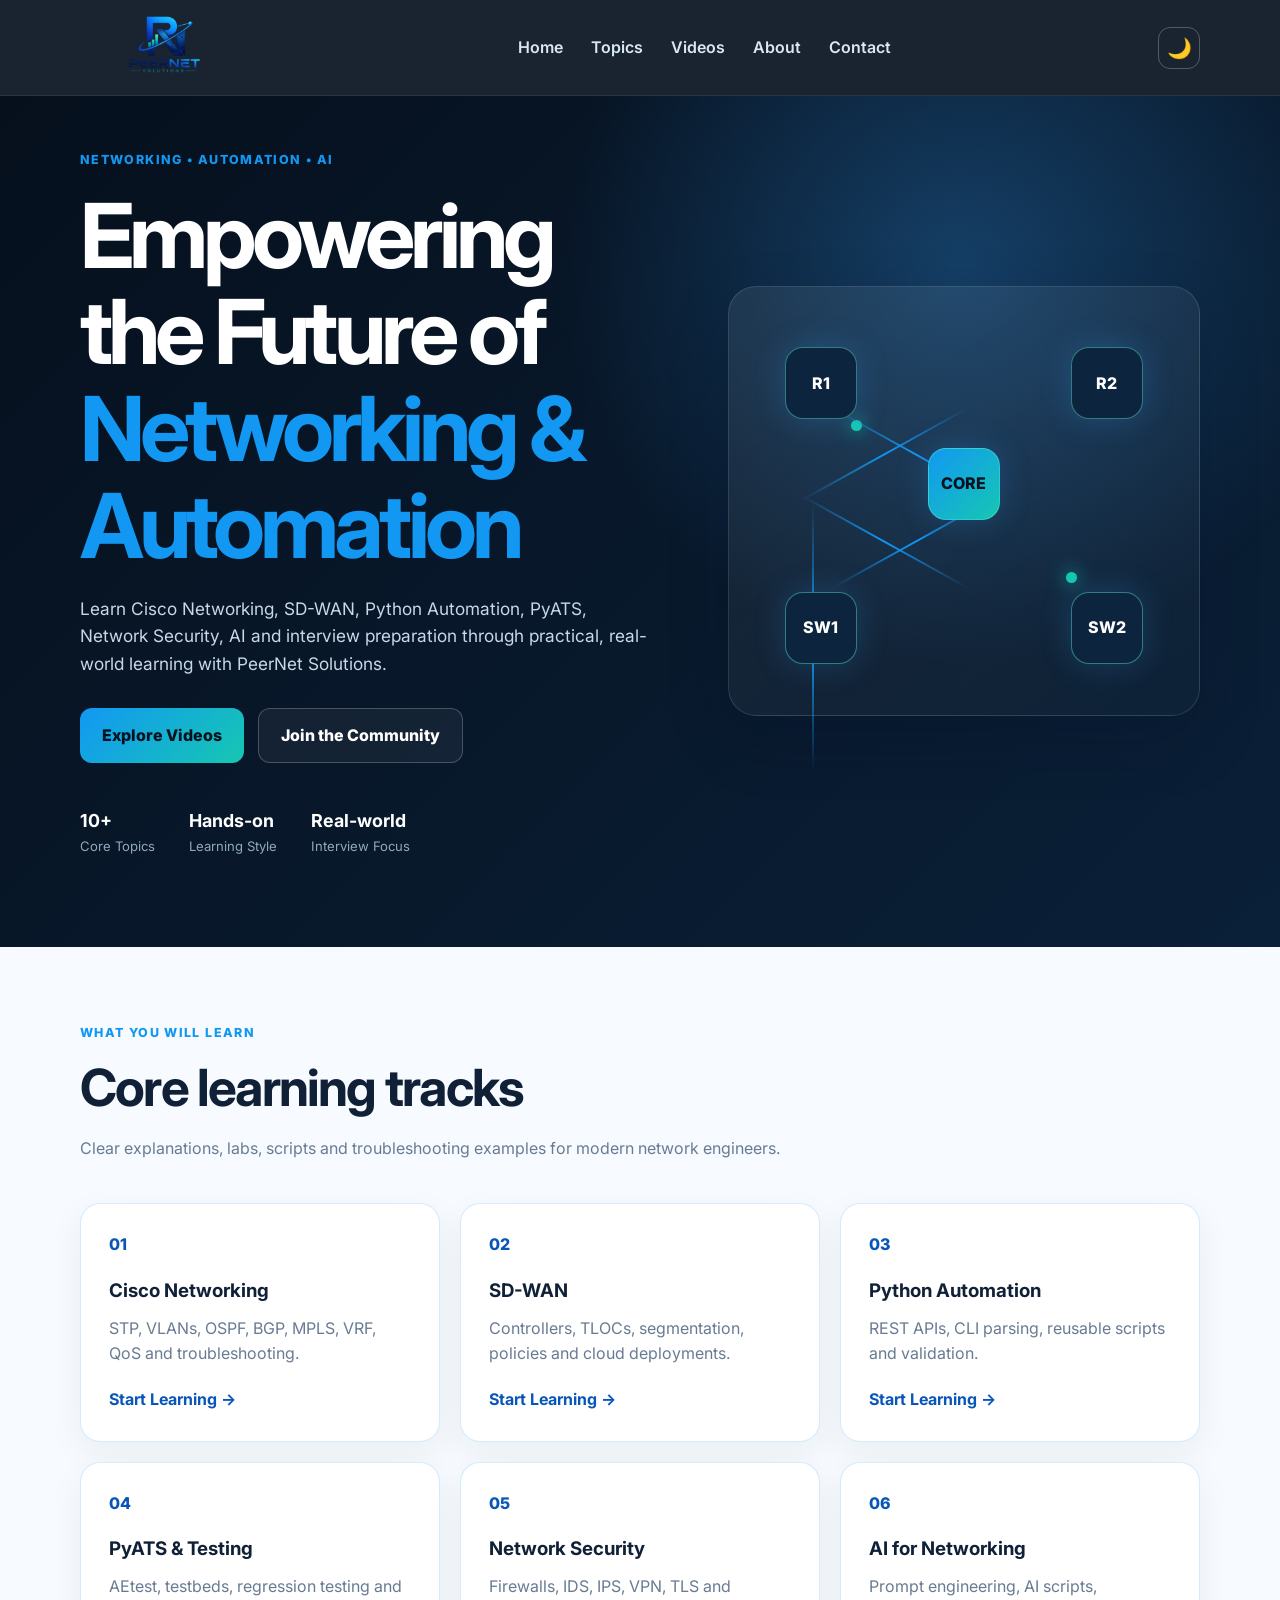
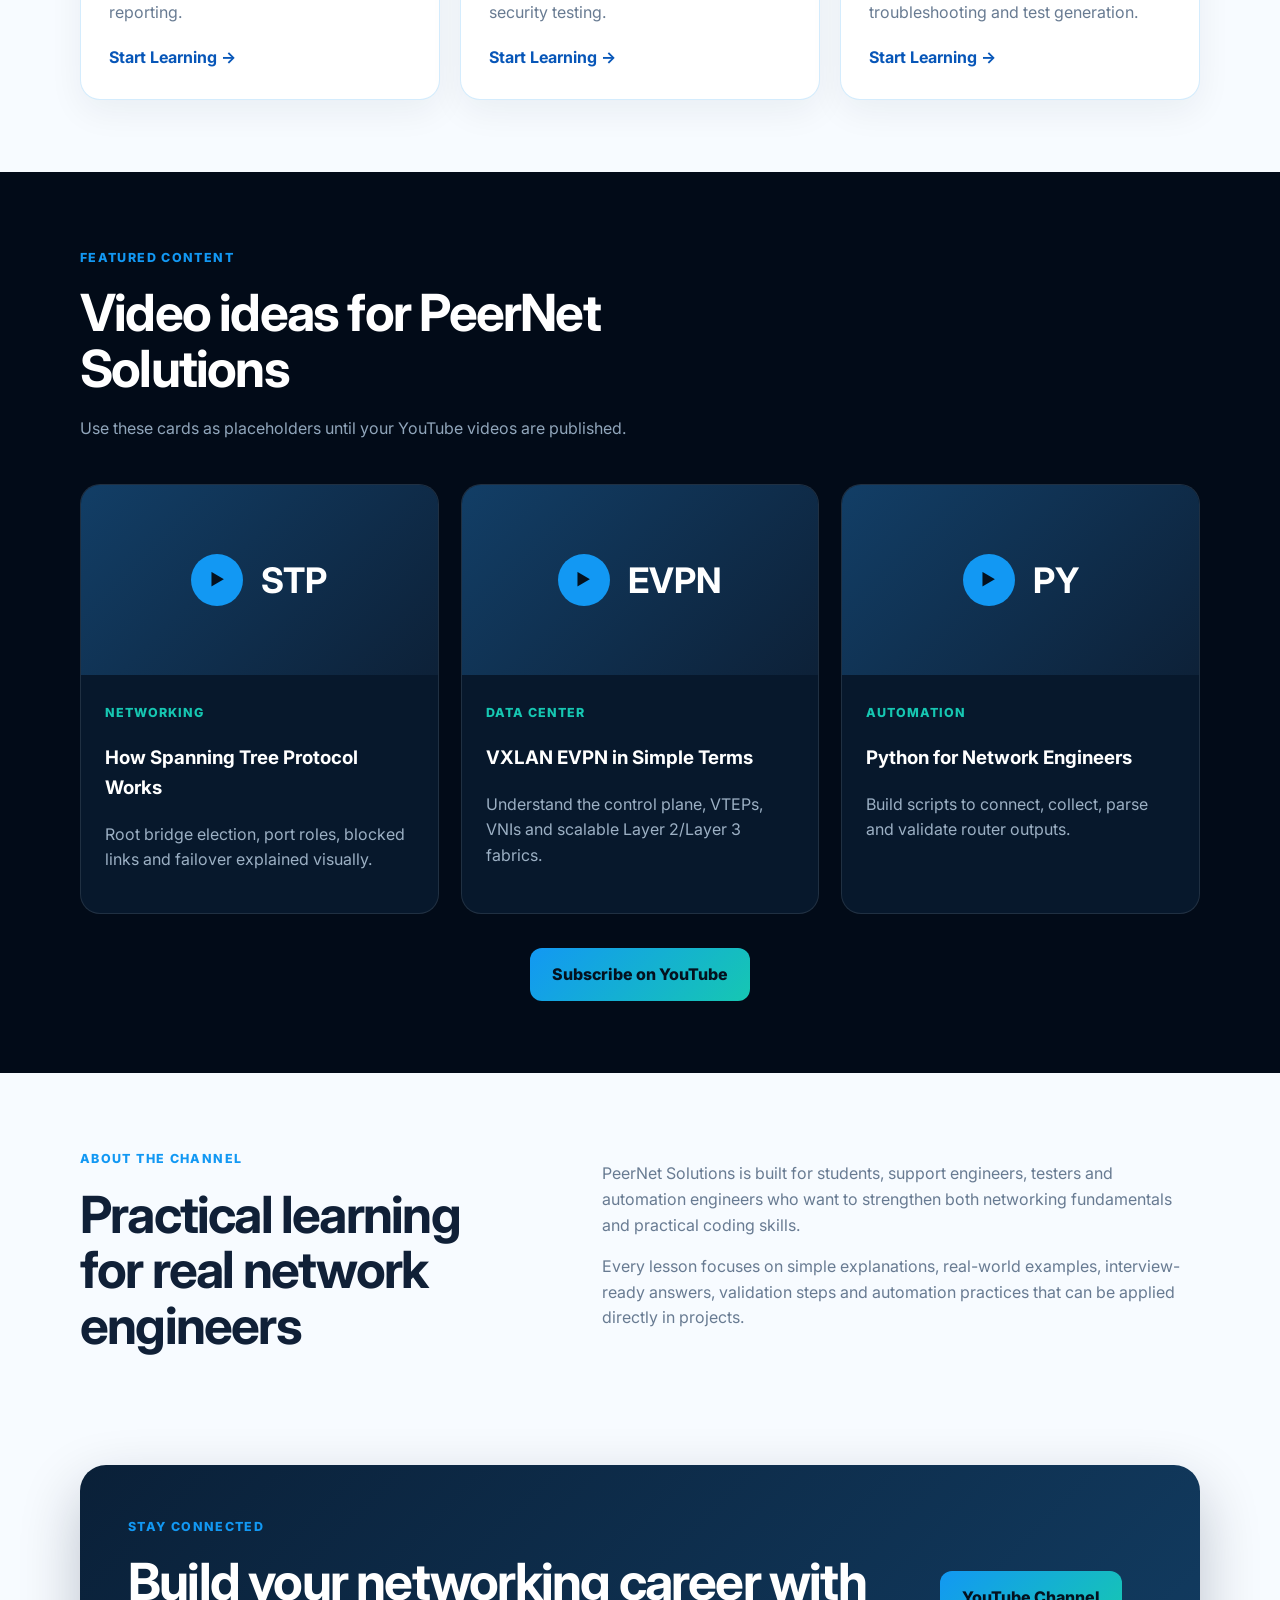
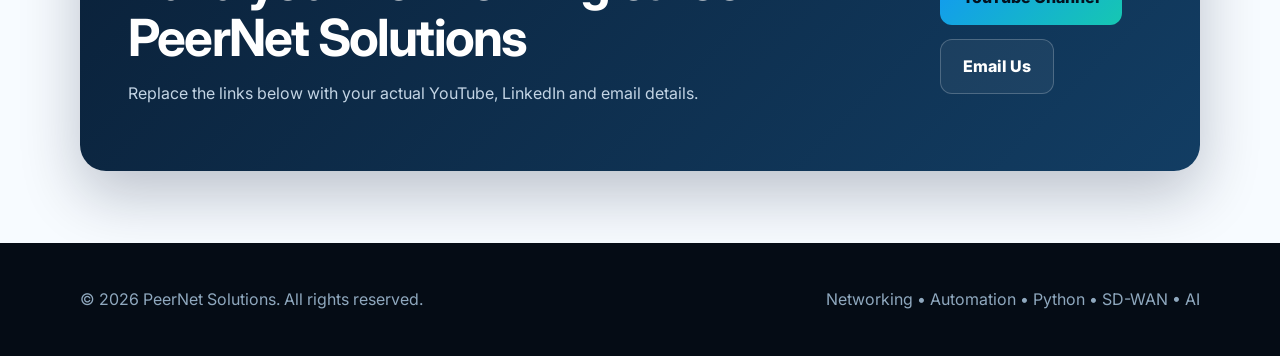
<file: index.html>
<!DOCTYPE html>
<html lang="en">
<head>
  <meta charset="UTF-8" />
  <meta name="viewport" content="width=device-width, initial-scale=1.0" />
  <meta name="description" content="PeerNet Solutions - Networking, Python Automation, SD-WAN, Security, AI and Interview Preparation." />
  <title>PeerNet Solutions</title>
  <link rel="preconnect" href="https://fonts.googleapis.com">
  <link rel="preconnect" href="https://fonts.gstatic.com" crossorigin>
  <link href="https://fonts.googleapis.com/css2?family=Inter:wght@400;500;600;700;800&display=swap" rel="stylesheet">
  <link rel="icon" type="image/png" href="images/favicon.png">
  <link rel="stylesheet" href="styles.css" />
</head>
<body>
  <header class="site-header">
  <div class="container nav-wrap">
    <button
      class="menu-toggle"
      type="button"
      aria-label="Toggle navigation"
    >
      ☰
    </button>
    <a class="brand" href="#home" aria-label="PeerNet Solutions home">
      <img
        src="images/PeerNet Solutions.png"
        alt="PeerNet Solutions"
        class="brand-logo"
      >
    </a>
    <nav class="nav-links" aria-label="Primary navigation">
      <a href="#home">Home</a>
      <a href="#topics">Topics</a>
      <a href="#videos">Videos</a>
      <a href="#about">About</a>
      <a href="#contact">Contact</a>
    </nav>
    <button
      id="themeToggle"
      class="theme-toggle"
      type="button"
      aria-label="Toggle dark and light theme"
    >
      🌙
    </button>
  </div>
</header>

  <main>
<section id="home" class="hero">
  <div class="container hero-grid">

    <div class="hero-copy">
      <span class="eyebrow">
        Networking • Automation • AI
      </span>

      <h1>
        Empowering the Future of<br>
        <span>Networking & Automation</span>
      </h1>

      <p>
        Learn Cisco Networking, SD-WAN, Python Automation, PyATS,
        Network Security, AI and interview preparation through practical,
        real-world learning with PeerNet Solutions.
      </p>

      <div class="hero-actions">
        <a class="btn btn-primary" href="#videos">Explore Videos</a>
        <a class="btn btn-secondary" href="#contact">Join the Community</a>
      </div>

      <div class="hero-stats">
        <div>
          <strong>10+</strong>
          <span>Core Topics</span>
        </div>

        <div>
          <strong>Hands-on</strong>
          <span>Learning Style</span>
        </div>

        <div>
          <strong>Real-world</strong>
          <span>Interview Focus</span>
        </div>
      </div>
    </div>

    <div class="hero-visual" aria-label="Network topology illustration">
      <div class="network-card">
        <div class="node core">CORE</div>
        <div class="node left-top">R1</div>
        <div class="node right-top">R2</div>
        <div class="node left-bottom">SW1</div>
        <div class="node right-bottom">SW2</div>

        <span class="line l1"></span>
        <span class="line l2"></span>
        <span class="line l3"></span>
        <span class="line l4"></span>
        <span class="line l5"></span>

        <div class="pulse p1"></div>
        <div class="pulse p2"></div>
      </div>
    </div>

  </div>
</section>

    <section id="topics" class="section">
      <div class="container">
        <div class="section-heading">
          <span class="eyebrow">What you will learn</span>
          <h2>Core learning tracks</h2>
          <p>Clear explanations, labs, scripts and troubleshooting examples for modern network engineers.</p>
        </div>
        <div class="cards-grid">
          <a href="topics/cisco-networking.html" class="topic-card">
            <span>01</span>
            <h3>Cisco Networking</h3>
            <p>STP, VLANs, OSPF, BGP, MPLS, VRF, QoS and troubleshooting.</p>
            <strong>Start Learning →</strong>
          </a>
          <a href="topics/sdwan.html" class="topic-card">
            <span>02</span>
            <h3>SD-WAN</h3>
            <p>Controllers, TLOCs, segmentation, policies and cloud deployments.</p>
            <strong>Start Learning →</strong>
          </a>

          <a href="topics/python-automation.html" class="topic-card">
            <span>03</span>
            <h3>Python Automation</h3>
            <p>REST APIs, CLI parsing, reusable scripts and validation.</p>
            <strong>Start Learning →</strong>
          </a>
          <a href="topics/pyats-testing.html" class="topic-card">
            <span>04</span>
            <h3>PyATS & Testing</h3>
            <p>AEtest, testbeds, regression testing and reporting.</p>
            <strong>Start Learning →</strong>
          </a>

          <a href="topics/network-security.html" class="topic-card">
            <span>05</span>
            <h3>Network Security</h3>
            <p>Firewalls, IDS, IPS, VPN, TLS and security testing.</p>
            <strong>Start Learning →</strong>
          </a>

          <a href="topics/ai-networking.html" class="topic-card">
            <span>06</span>
            <h3>AI for Networking</h3>
            <p>Prompt engineering, AI scripts, troubleshooting and test generation.</p>
            <strong>Start Learning →</strong>
          </a>
        </div>
      </div>
    </section>

    <section id="videos" class="section section-dark">
      <div class="container">
        <div class="section-heading light">
          <span class="eyebrow">Featured content</span>
          <h2>Video ideas for PeerNet Solutions</h2>
          <p>Use these cards as placeholders until your YouTube videos are published.</p>
        </div>
        <div class="video-grid">
          <article class="video-card">
            <div class="video-thumb"><span class="play">▶</span><strong>STP</strong></div>
            <div class="video-body"><span>Networking</span><h3>How Spanning Tree Protocol Works</h3><p>Root bridge election, port roles, blocked links and failover explained visually.</p></div>
          </article>
          <article class="video-card">
            <div class="video-thumb"><span class="play">▶</span><strong>EVPN</strong></div>
            <div class="video-body"><span>Data Center</span><h3>VXLAN EVPN in Simple Terms</h3><p>Understand the control plane, VTEPs, VNIs and scalable Layer 2/Layer 3 fabrics.</p></div>
          </article>
          <article class="video-card">
            <div class="video-thumb"><span class="play">▶</span><strong>PY</strong></div>
            <div class="video-body"><span>Automation</span><h3>Python for Network Engineers</h3><p>Build scripts to connect, collect, parse and validate router outputs.</p></div>
          </article>
        </div>
        <div class="center"><a class="btn btn-primary" href="#contact">Subscribe on YouTube</a></div>
      </div>
    </section>

    <section id="about" class="section">
      <div class="container about-grid">
        <div>
          <span class="eyebrow">About the channel</span>
          <h2>Practical learning for real network engineers</h2>
        </div>
        <div class="about-copy">
          <p>
            PeerNet Solutions is built for students, support engineers, testers and automation engineers
            who want to strengthen both networking fundamentals and practical coding skills.
          </p>
          <p>
            Every lesson focuses on simple explanations, real-world examples, interview-ready answers,
            validation steps and automation practices that can be applied directly in projects.
          </p>
        </div>
      </div>
    </section>

    <section id="contact" class="section contact-section">
      <div class="container contact-card">
        <div>
          <span class="eyebrow">Stay connected</span>
          <h2>Build your networking career with PeerNet Solutions</h2>
          <p>Replace the links below with your actual YouTube, LinkedIn and email details.</p>
        </div>
        <div class="contact-actions">
          <a class="btn btn-primary" href="https://www.youtube.com/" target="_blank" rel="noopener">YouTube Channel</a>
          <a class="btn btn-secondary" href="mailto:hello@peernetsolutions.com">Email Us</a>
        </div>
      </div>
    </section>
  </main>

  <footer>
    <div class="container footer-wrap">
      <p>© <span id="year"></span> PeerNet Solutions. All rights reserved.</p>
      <p>Networking • Automation • Python • SD-WAN • AI</p>
    </div>
  </footer>

  <script src="script.js"></script>
</body>
</html>
</file>
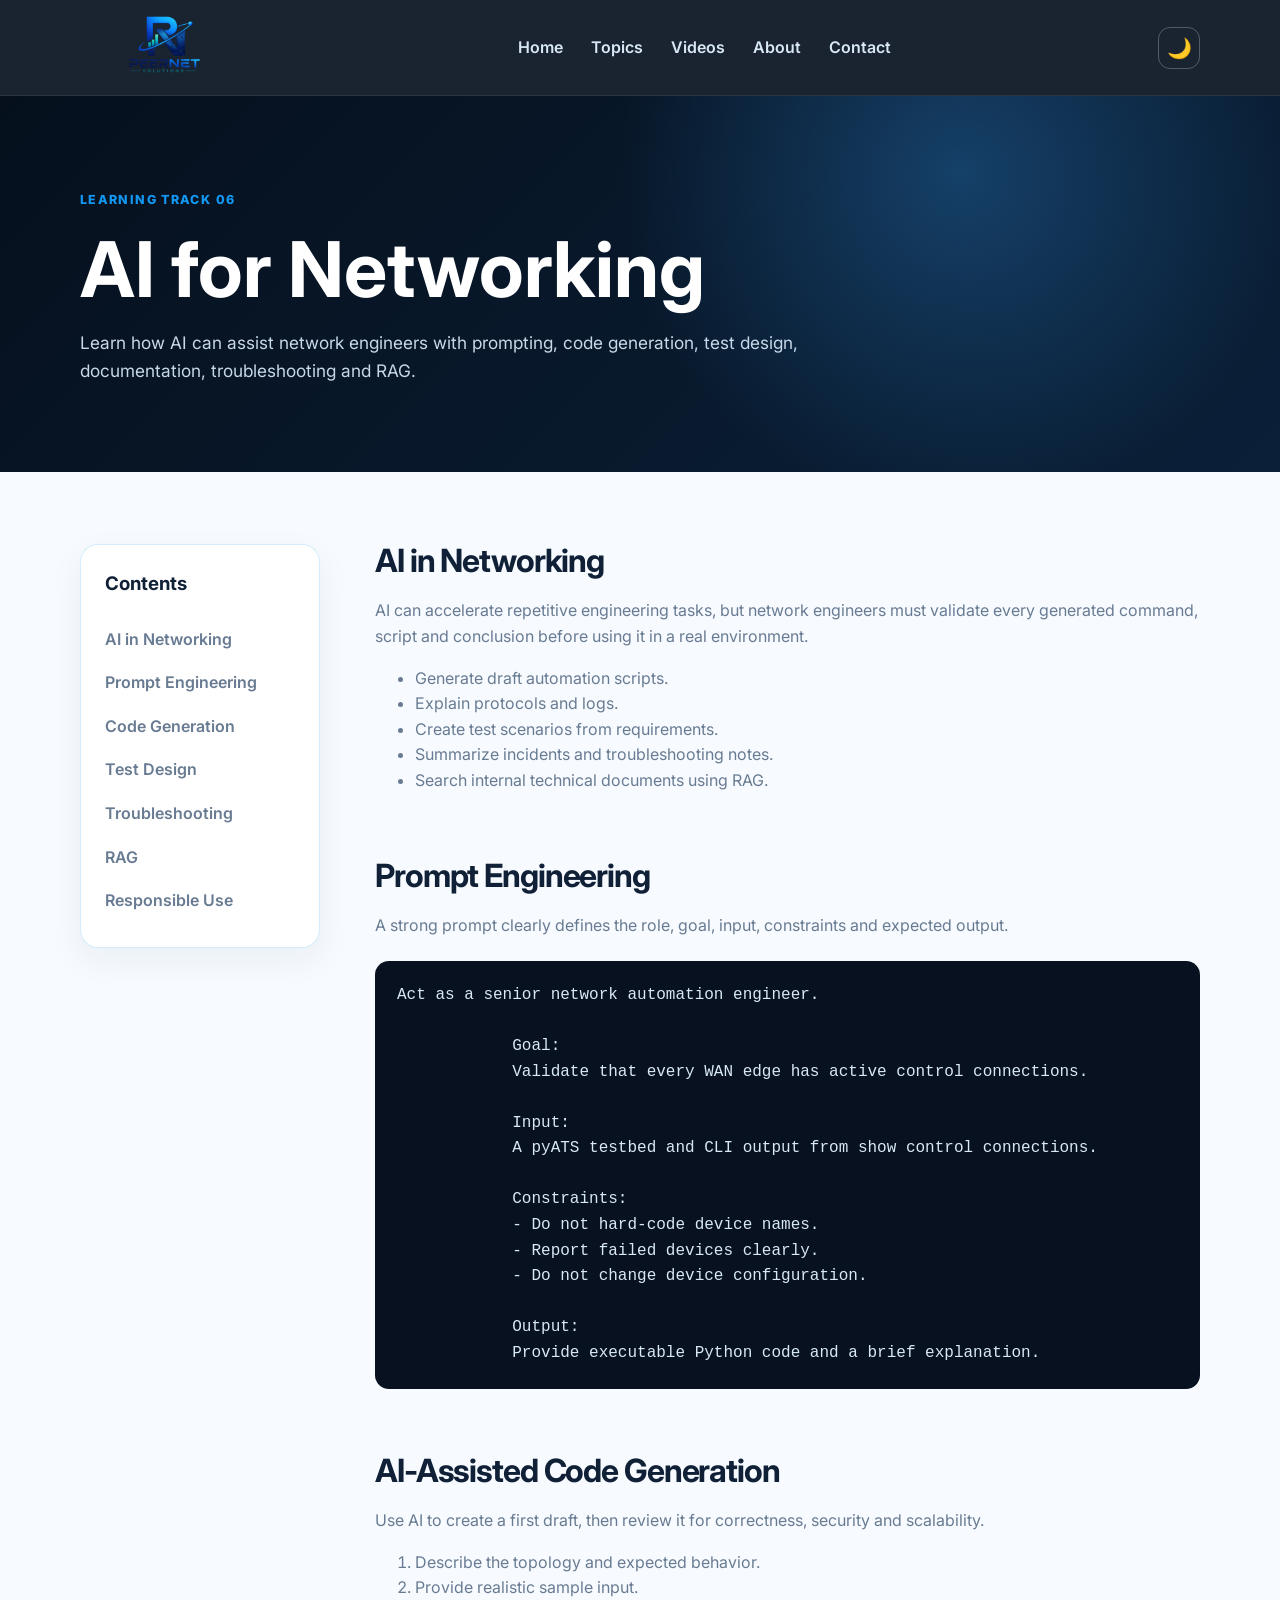
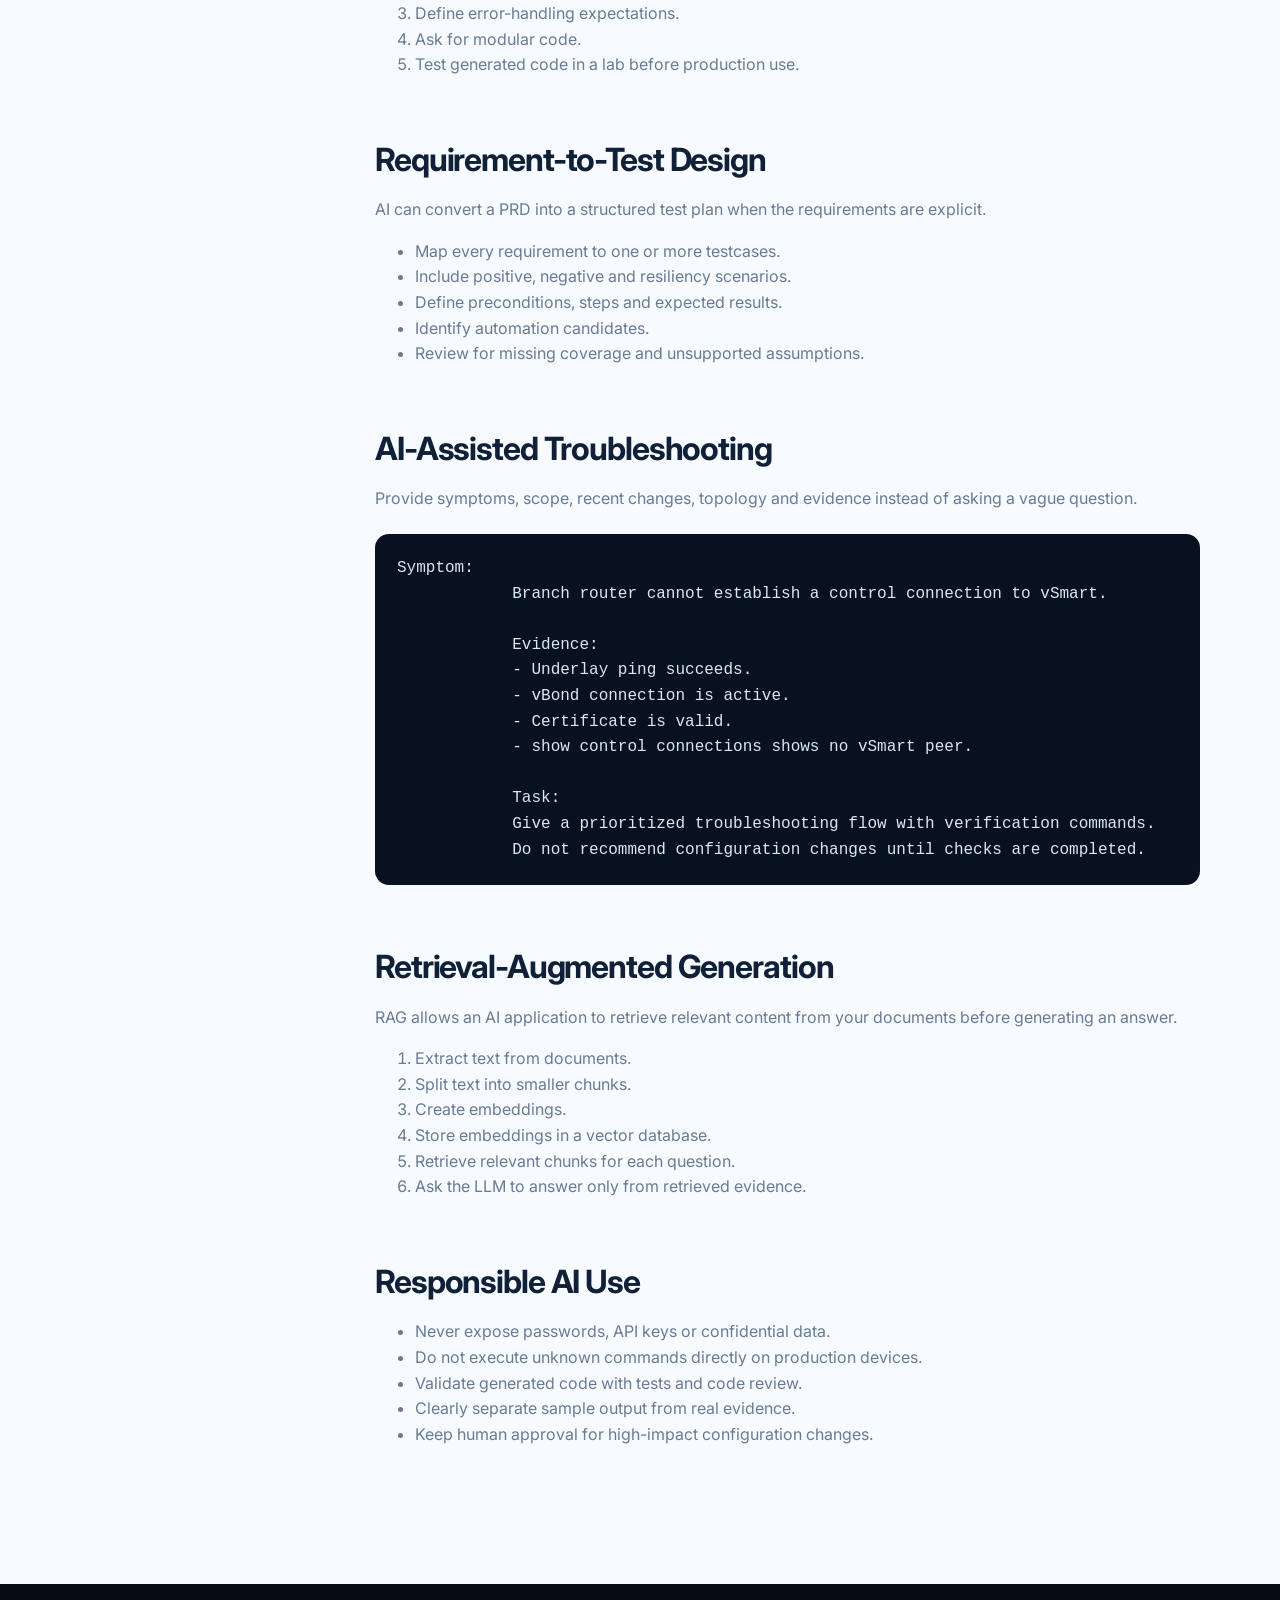
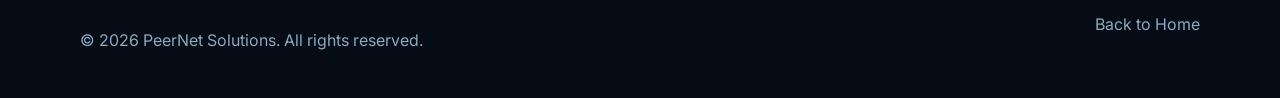
<file: topics/ai-networking.html>
<!DOCTYPE html>
<html lang="en">
<head>
  <meta charset="UTF-8">
  <meta name="viewport" content="width=device-width, initial-scale=1.0">

  <meta name="description" content="AI for Networking learning content from PeerNet Solutions.">
  <title>AI for Networking | PeerNet Solutions</title>

  <link rel="preconnect" href="https://fonts.googleapis.com">
  <link rel="preconnect" href="https://fonts.gstatic.com" crossorigin>
  <link href="https://fonts.googleapis.com/css2?family=Inter:wght@400;500;600;700;800&display=swap" rel="stylesheet">

  <link rel="icon" type="image/png" href="../images/favicon.png">
  <link rel="stylesheet" href="../styles.css">
</head>

<body>
  <header class="site-header">
    <div class="container nav-wrap">

      <a class="brand" href="../index.html" aria-label="PeerNet Solutions home">
        <img
          src="../images/PeerNet Solutions.png"
          alt="PeerNet Solutions"
          class="brand-logo"
        >
      </a>

      <button
        class="menu-toggle"
        type="button"
        aria-label="Toggle navigation"
        aria-expanded="false"
      >
        ☰
      </button>

      <nav class="nav-links" aria-label="Primary navigation">
        <a href="../index.html">Home</a>
        <a href="../index.html#topics">Topics</a>
        <a href="../index.html#videos">Videos</a>
        <a href="../index.html#about">About</a>
        <a href="../index.html#contact">Contact</a>
      </nav>

      <button
        id="themeToggle"
        class="theme-toggle"
        type="button"
        aria-label="Toggle dark and light theme"
      >
        🌙
      </button>

    </div>
  </header>

  <main class="lesson-page">

    <section class="lesson-hero">
      <div class="container">
        <span class="eyebrow">Learning Track 06</span>
        <h1>AI for Networking</h1>
        <p>Learn how AI can assist network engineers with prompting, code generation, test design, documentation, troubleshooting and RAG.</p>
      </div>
    </section>

    <section class="section">
      <div class="container lesson-layout">

        <aside class="lesson-menu">
          <h3>Contents</h3>
          <a href="#overview">AI in Networking</a>
          <a href="#prompting">Prompt Engineering</a>
          <a href="#code-generation">Code Generation</a>
          <a href="#test-design">Test Design</a>
          <a href="#troubleshooting">Troubleshooting</a>
          <a href="#rag">RAG</a>
          <a href="#responsible-use">Responsible Use</a>
        </aside>

        <article class="lesson-content">
          <section id="overview">
            <h2>AI in Networking</h2>
            <p>
            AI can accelerate repetitive engineering tasks, but network engineers must
            validate every generated command, script and conclusion before using it in a
            real environment.
            </p>
            <ul>
              <li>Generate draft automation scripts.</li>
              <li>Explain protocols and logs.</li>
              <li>Create test scenarios from requirements.</li>
              <li>Summarize incidents and troubleshooting notes.</li>
              <li>Search internal technical documents using RAG.</li>
            </ul>
          </section>

          <section id="prompting">
            <h2>Prompt Engineering</h2>
            <p>A strong prompt clearly defines the role, goal, input, constraints and expected output.</p>
            <pre><code>Act as a senior network automation engineer.

            Goal:
            Validate that every WAN edge has active control connections.

            Input:
            A pyATS testbed and CLI output from show control connections.

            Constraints:
            - Do not hard-code device names.
            - Report failed devices clearly.
            - Do not change device configuration.

            Output:
            Provide executable Python code and a brief explanation.</code></pre>
          </section>

          <section id="code-generation">
            <h2>AI-Assisted Code Generation</h2>
            <p>Use AI to create a first draft, then review it for correctness, security and scalability.</p>
            <ol>
              <li>Describe the topology and expected behavior.</li>
              <li>Provide realistic sample input.</li>
              <li>Define error-handling expectations.</li>
              <li>Ask for modular code.</li>
              <li>Test generated code in a lab before production use.</li>
            </ol>
          </section>

          <section id="test-design">
            <h2>Requirement-to-Test Design</h2>
            <p>AI can convert a PRD into a structured test plan when the requirements are explicit.</p>
            <ul>
              <li>Map every requirement to one or more testcases.</li>
              <li>Include positive, negative and resiliency scenarios.</li>
              <li>Define preconditions, steps and expected results.</li>
              <li>Identify automation candidates.</li>
              <li>Review for missing coverage and unsupported assumptions.</li>
            </ul>
          </section>

          <section id="troubleshooting">
            <h2>AI-Assisted Troubleshooting</h2>
            <p>Provide symptoms, scope, recent changes, topology and evidence instead of asking a vague question.</p>
            <pre><code>Symptom:
            Branch router cannot establish a control connection to vSmart.

            Evidence:
            - Underlay ping succeeds.
            - vBond connection is active.
            - Certificate is valid.
            - show control connections shows no vSmart peer.

            Task:
            Give a prioritized troubleshooting flow with verification commands.
            Do not recommend configuration changes until checks are completed.</code></pre>
          </section>

          <section id="rag">
            <h2>Retrieval-Augmented Generation</h2>
            <p>
            RAG allows an AI application to retrieve relevant content from your documents
            before generating an answer.
            </p>
            <ol>
              <li>Extract text from documents.</li>
              <li>Split text into smaller chunks.</li>
              <li>Create embeddings.</li>
              <li>Store embeddings in a vector database.</li>
              <li>Retrieve relevant chunks for each question.</li>
              <li>Ask the LLM to answer only from retrieved evidence.</li>
            </ol>
          </section>

          <section id="responsible-use">
            <h2>Responsible AI Use</h2>
            <ul>
              <li>Never expose passwords, API keys or confidential data.</li>
              <li>Do not execute unknown commands directly on production devices.</li>
              <li>Validate generated code with tests and code review.</li>
              <li>Clearly separate sample output from real evidence.</li>
              <li>Keep human approval for high-impact configuration changes.</li>
            </ul>
          </section>
        </article>

      </div>
    </section>

  </main>

  <footer>
    <div class="container footer-wrap">
      <p>© <span id="year"></span> PeerNet Solutions. All rights reserved.</p>
      <a href="../index.html">Back to Home</a>
    </div>
  </footer>

  <script src="../script.js"></script>
</body>
</html>
</file>
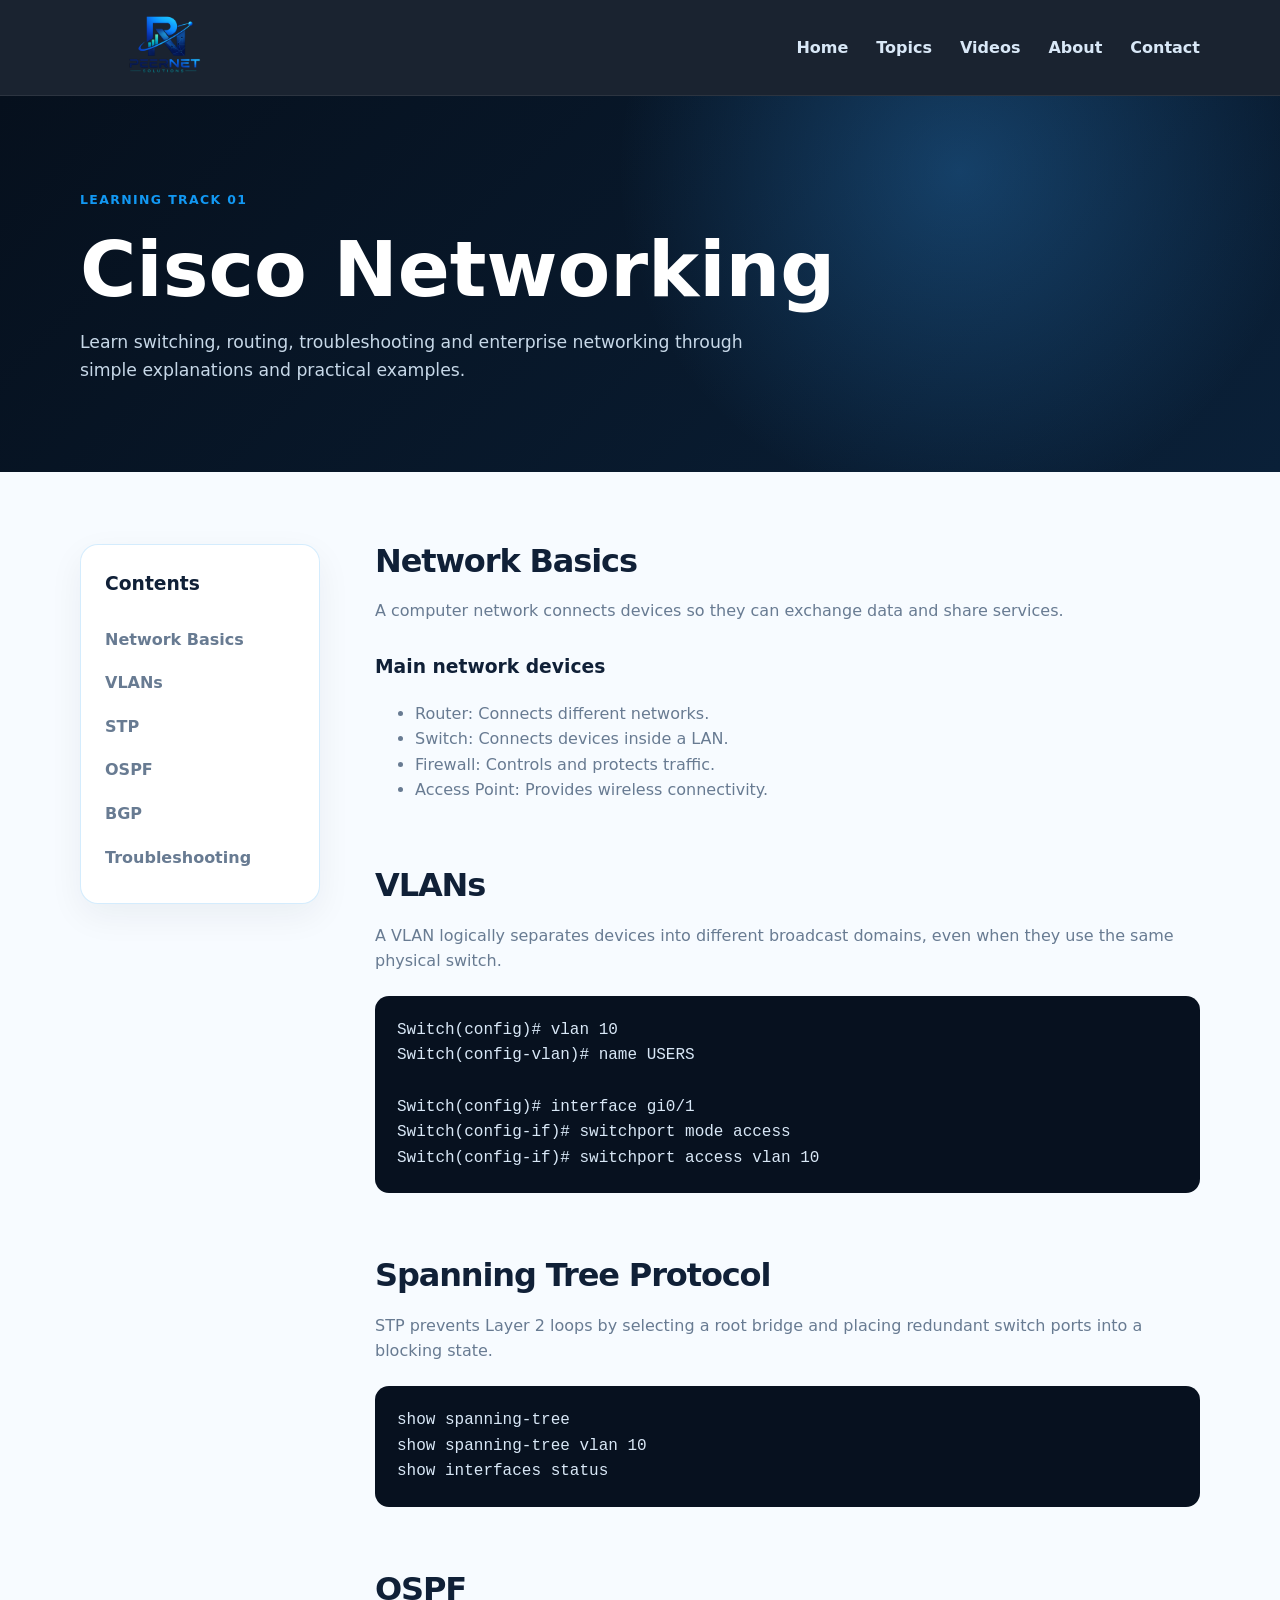
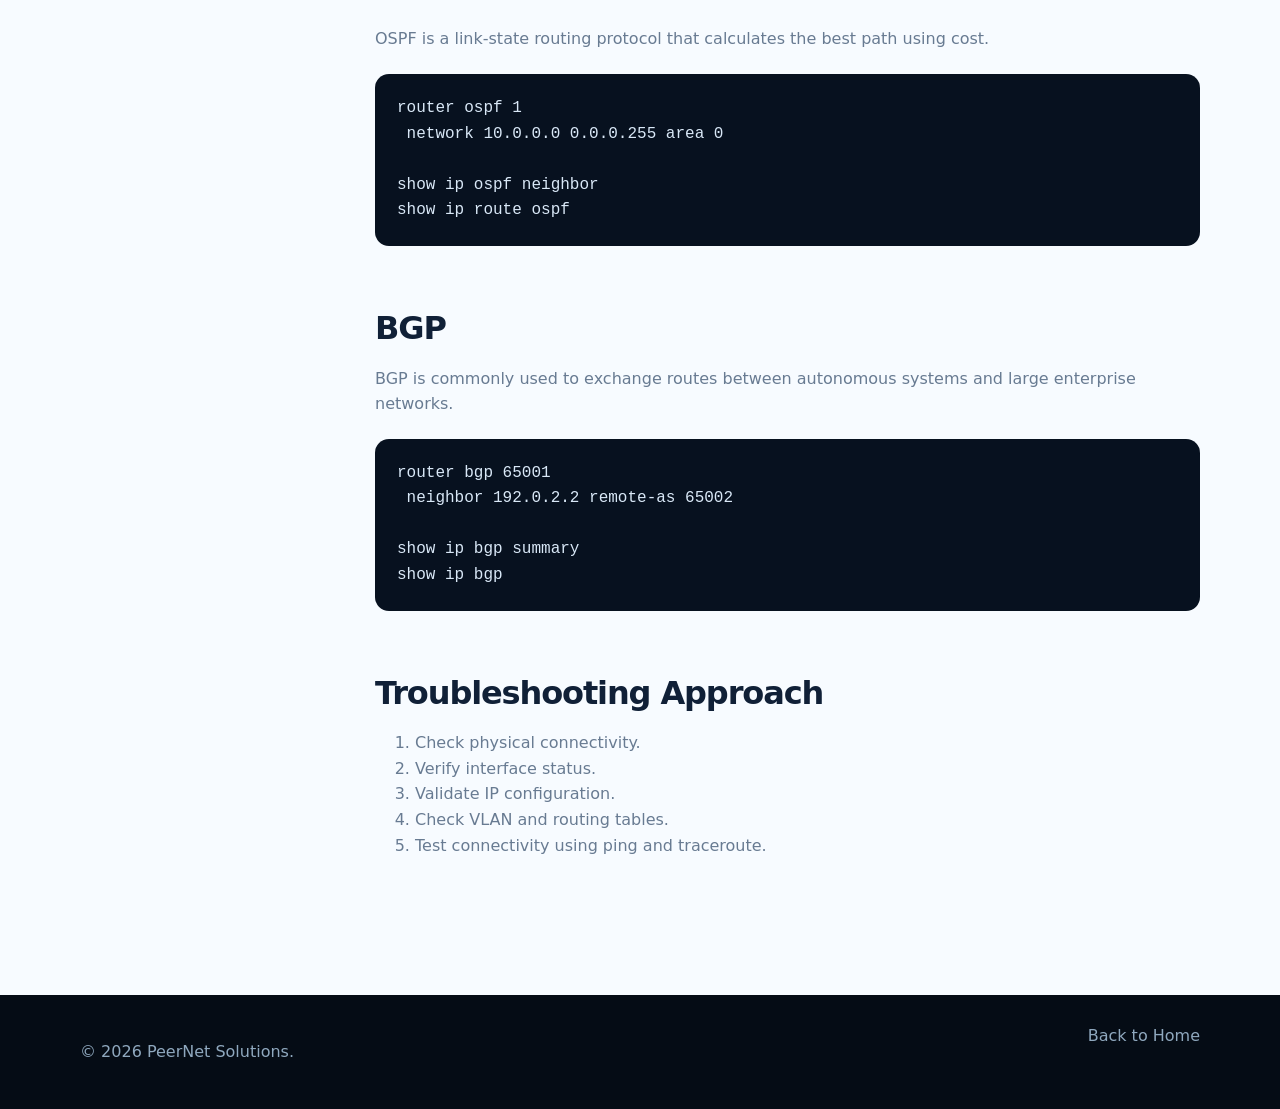
<file: topics/cisco-networking.html>
<!DOCTYPE html>
<html lang="en">
<head>
  <meta charset="UTF-8">
  <meta name="viewport" content="width=device-width, initial-scale=1.0">

  <title>Cisco Networking | PeerNet Solutions</title>

  <link rel="icon" type="image/png" href="../images/favicon.png">
  <link rel="stylesheet" href="../styles.css">
</head>

<body>

  <header class="site-header">
    <div class="container nav-wrap">

      <a class="brand" href="../index.html">
        <img
          src="../images/PeerNet Solutions.png"
          alt="PeerNet Solutions"
          class="brand-logo"
        >
      </a>

      <nav class="nav-links">
        <a href="../index.html">Home</a>
        <a href="../index.html#topics">Topics</a>
        <a href="../index.html#videos">Videos</a>
        <a href="../index.html#about">About</a>
        <a href="../index.html#contact">Contact</a>
      </nav>

    </div>
  </header>

  <main class="lesson-page">

    <section class="lesson-hero">
      <div class="container">
        <span class="eyebrow">Learning Track 01</span>
        <h1>Cisco Networking</h1>
        <p>
          Learn switching, routing, troubleshooting and enterprise networking
          through simple explanations and practical examples.
        </p>
      </div>
    </section>

    <section class="section">
      <div class="container lesson-layout">

        <aside class="lesson-menu">
          <h3>Contents</h3>

          <a href="#network-basics">Network Basics</a>
          <a href="#vlans">VLANs</a>
          <a href="#stp">STP</a>
          <a href="#ospf">OSPF</a>
          <a href="#bgp">BGP</a>
          <a href="#troubleshooting">Troubleshooting</a>
        </aside>

        <article class="lesson-content">

          <section id="network-basics">
            <h2>Network Basics</h2>

            <p>
              A computer network connects devices so they can exchange data
              and share services.
            </p>

            <h3>Main network devices</h3>

            <ul>
              <li>Router: Connects different networks.</li>
              <li>Switch: Connects devices inside a LAN.</li>
              <li>Firewall: Controls and protects traffic.</li>
              <li>Access Point: Provides wireless connectivity.</li>
            </ul>
          </section>

          <section id="vlans">
            <h2>VLANs</h2>

            <p>
              A VLAN logically separates devices into different broadcast
              domains, even when they use the same physical switch.
            </p>

            <pre><code>Switch(config)# vlan 10
Switch(config-vlan)# name USERS

Switch(config)# interface gi0/1
Switch(config-if)# switchport mode access
Switch(config-if)# switchport access vlan 10</code></pre>
          </section>

          <section id="stp">
            <h2>Spanning Tree Protocol</h2>

            <p>
              STP prevents Layer 2 loops by selecting a root bridge and placing
              redundant switch ports into a blocking state.
            </p>

            <pre><code>show spanning-tree
show spanning-tree vlan 10
show interfaces status</code></pre>
          </section>

          <section id="ospf">
            <h2>OSPF</h2>

            <p>
              OSPF is a link-state routing protocol that calculates the best
              path using cost.
            </p>

            <pre><code>router ospf 1
 network 10.0.0.0 0.0.0.255 area 0

show ip ospf neighbor
show ip route ospf</code></pre>
          </section>

          <section id="bgp">
            <h2>BGP</h2>

            <p>
              BGP is commonly used to exchange routes between autonomous
              systems and large enterprise networks.
            </p>

            <pre><code>router bgp 65001
 neighbor 192.0.2.2 remote-as 65002

show ip bgp summary
show ip bgp</code></pre>
          </section>

          <section id="troubleshooting">
            <h2>Troubleshooting Approach</h2>

            <ol>
              <li>Check physical connectivity.</li>
              <li>Verify interface status.</li>
              <li>Validate IP configuration.</li>
              <li>Check VLAN and routing tables.</li>
              <li>Test connectivity using ping and traceroute.</li>
            </ol>
          </section>

        </article>

      </div>
    </section>

  </main>

  <footer>
    <div class="container footer-wrap">
      <p>© 2026 PeerNet Solutions.</p>
      <a href="../index.html">Back to Home</a>
    </div>
  </footer>

</body>
</html>
</file>
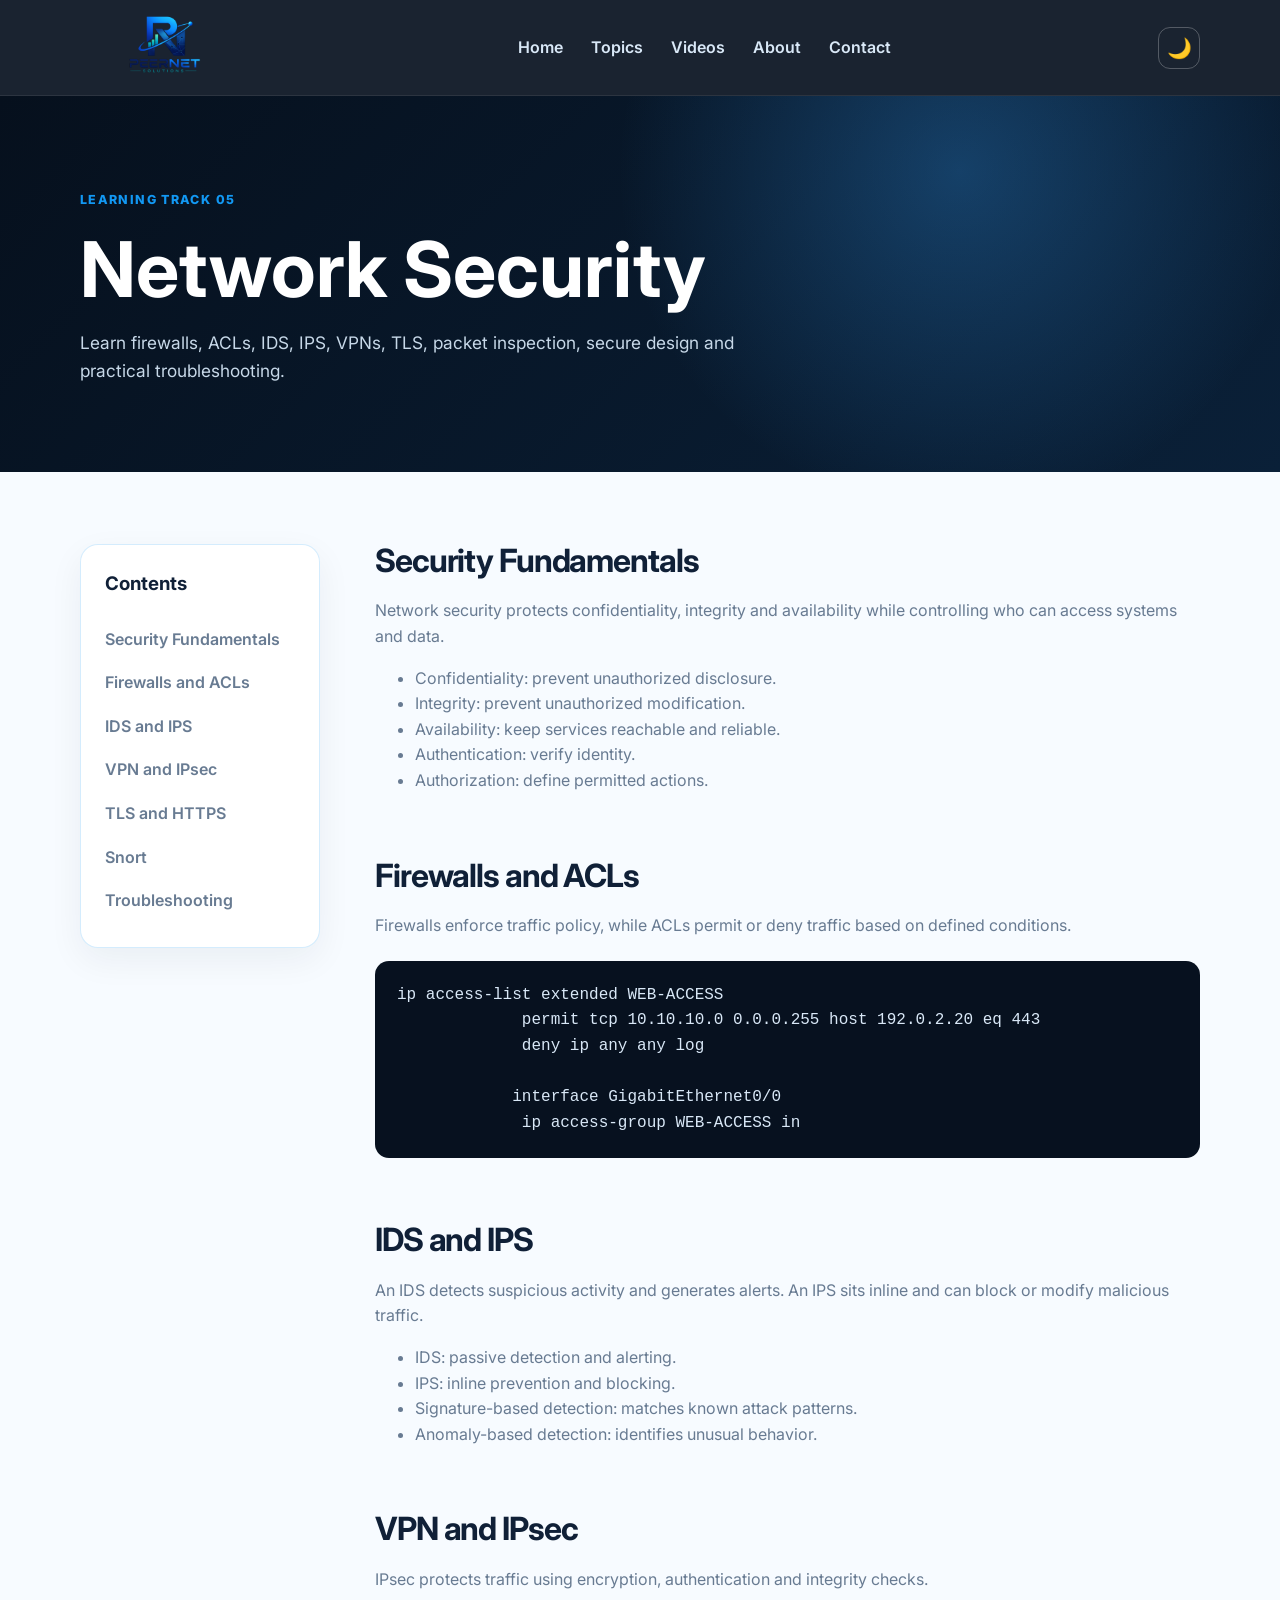
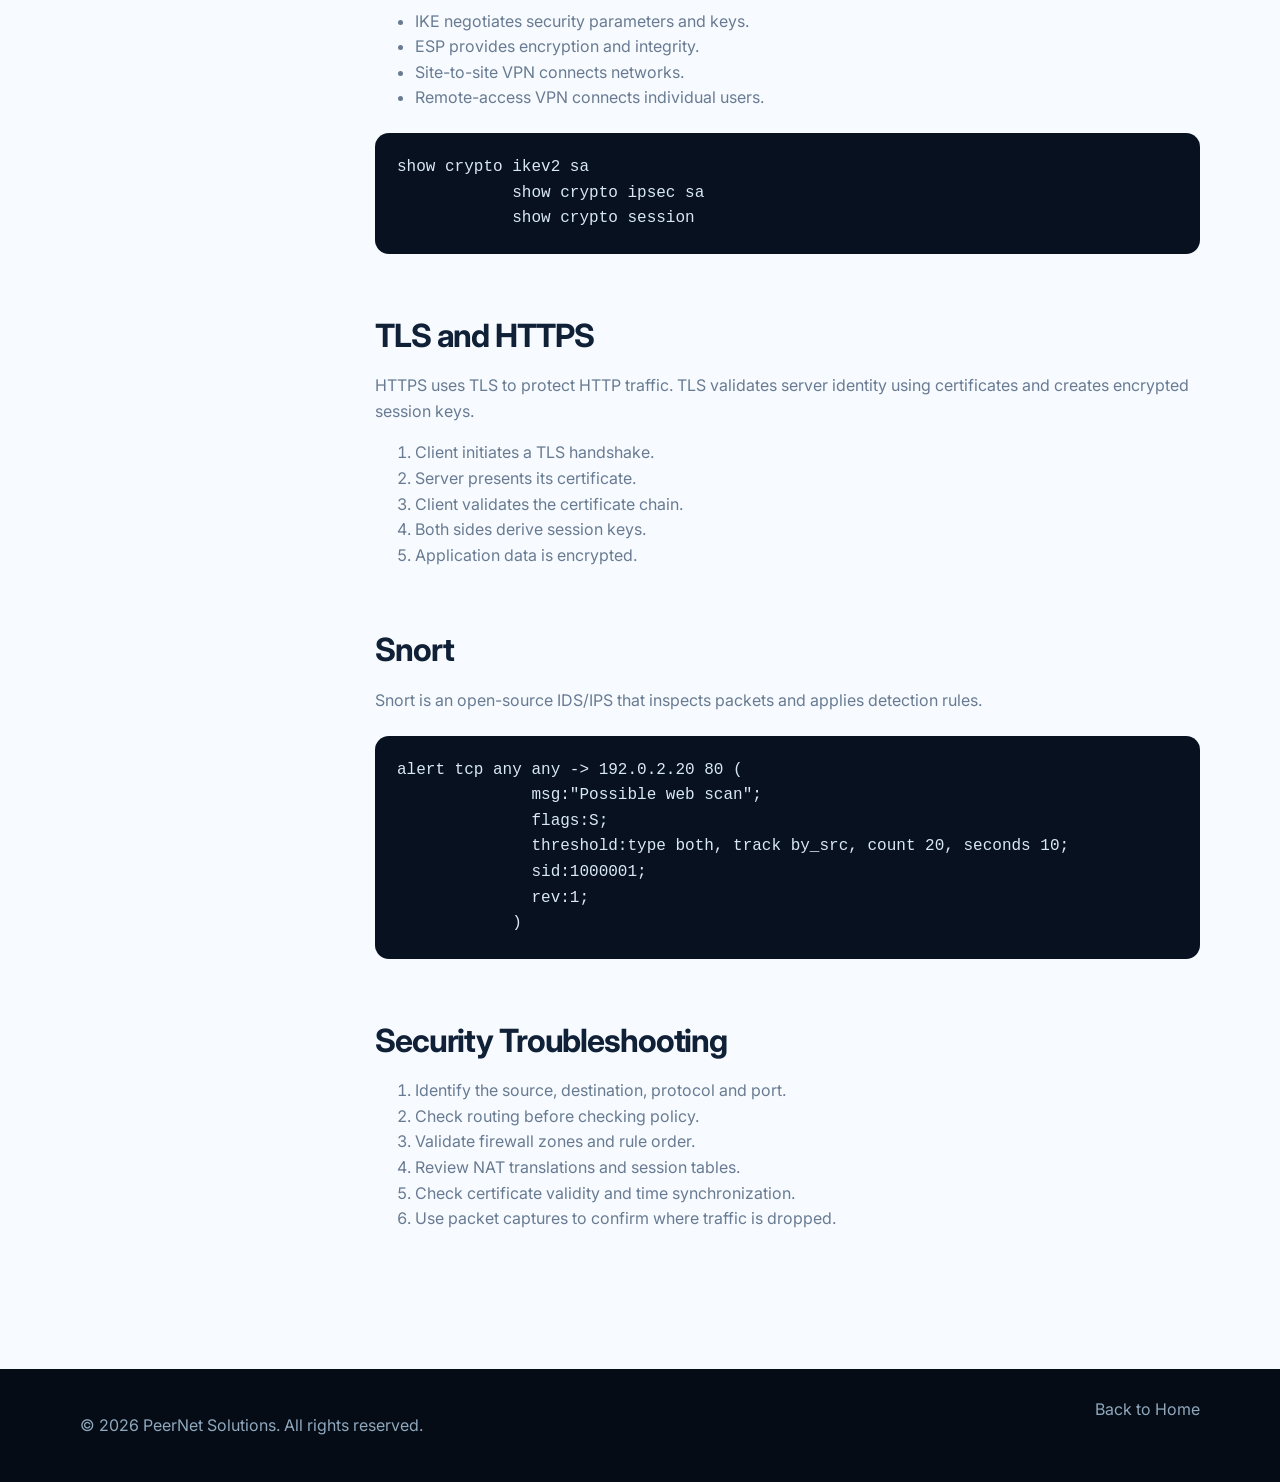
<file: topics/network-security.html>
<!DOCTYPE html>
<html lang="en">
<head>
  <meta charset="UTF-8">
  <meta name="viewport" content="width=device-width, initial-scale=1.0">

  <meta name="description" content="Network Security learning content from PeerNet Solutions.">
  <title>Network Security | PeerNet Solutions</title>

  <link rel="preconnect" href="https://fonts.googleapis.com">
  <link rel="preconnect" href="https://fonts.gstatic.com" crossorigin>
  <link href="https://fonts.googleapis.com/css2?family=Inter:wght@400;500;600;700;800&display=swap" rel="stylesheet">

  <link rel="icon" type="image/png" href="../images/favicon.png">
  <link rel="stylesheet" href="../styles.css">
</head>

<body>
  <header class="site-header">
    <div class="container nav-wrap">

      <a class="brand" href="../index.html" aria-label="PeerNet Solutions home">
        <img
          src="../images/PeerNet Solutions.png"
          alt="PeerNet Solutions"
          class="brand-logo"
        >
      </a>

      <button
        class="menu-toggle"
        type="button"
        aria-label="Toggle navigation"
        aria-expanded="false"
      >
        ☰
      </button>

      <nav class="nav-links" aria-label="Primary navigation">
        <a href="../index.html">Home</a>
        <a href="../index.html#topics">Topics</a>
        <a href="../index.html#videos">Videos</a>
        <a href="../index.html#about">About</a>
        <a href="../index.html#contact">Contact</a>
      </nav>

      <button
        id="themeToggle"
        class="theme-toggle"
        type="button"
        aria-label="Toggle dark and light theme"
      >
        🌙
      </button>

    </div>
  </header>

  <main class="lesson-page">

    <section class="lesson-hero">
      <div class="container">
        <span class="eyebrow">Learning Track 05</span>
        <h1>Network Security</h1>
        <p>Learn firewalls, ACLs, IDS, IPS, VPNs, TLS, packet inspection, secure design and practical troubleshooting.</p>
      </div>
    </section>

    <section class="section">
      <div class="container lesson-layout">

        <aside class="lesson-menu">
          <h3>Contents</h3>
          <a href="#fundamentals">Security Fundamentals</a>
          <a href="#firewalls">Firewalls and ACLs</a>
          <a href="#ids-ips">IDS and IPS</a>
          <a href="#vpn">VPN and IPsec</a>
          <a href="#tls">TLS and HTTPS</a>
          <a href="#snort">Snort</a>
          <a href="#troubleshooting">Troubleshooting</a>
        </aside>

        <article class="lesson-content">
          <section id="fundamentals">
            <h2>Security Fundamentals</h2>
            <p>
            Network security protects confidentiality, integrity and availability while
            controlling who can access systems and data.
            </p>
            <ul>
              <li>Confidentiality: prevent unauthorized disclosure.</li>
              <li>Integrity: prevent unauthorized modification.</li>
              <li>Availability: keep services reachable and reliable.</li>
              <li>Authentication: verify identity.</li>
              <li>Authorization: define permitted actions.</li>
            </ul>
          </section>

          <section id="firewalls">
            <h2>Firewalls and ACLs</h2>
            <p>Firewalls enforce traffic policy, while ACLs permit or deny traffic based on defined conditions.</p>
            <pre><code>ip access-list extended WEB-ACCESS
             permit tcp 10.10.10.0 0.0.0.255 host 192.0.2.20 eq 443
             deny ip any any log

            interface GigabitEthernet0/0
             ip access-group WEB-ACCESS in</code></pre>
          </section>

          <section id="ids-ips">
            <h2>IDS and IPS</h2>
            <p>
            An IDS detects suspicious activity and generates alerts. An IPS sits inline and
            can block or modify malicious traffic.
            </p>
            <ul>
              <li>IDS: passive detection and alerting.</li>
              <li>IPS: inline prevention and blocking.</li>
              <li>Signature-based detection: matches known attack patterns.</li>
              <li>Anomaly-based detection: identifies unusual behavior.</li>
            </ul>
          </section>

          <section id="vpn">
            <h2>VPN and IPsec</h2>
            <p>IPsec protects traffic using encryption, authentication and integrity checks.</p>
            <ul>
              <li>IKE negotiates security parameters and keys.</li>
              <li>ESP provides encryption and integrity.</li>
              <li>Site-to-site VPN connects networks.</li>
              <li>Remote-access VPN connects individual users.</li>
            </ul>
            <pre><code>show crypto ikev2 sa
            show crypto ipsec sa
            show crypto session</code></pre>
          </section>

          <section id="tls">
            <h2>TLS and HTTPS</h2>
            <p>
            HTTPS uses TLS to protect HTTP traffic. TLS validates server identity using
            certificates and creates encrypted session keys.
            </p>
            <ol>
              <li>Client initiates a TLS handshake.</li>
              <li>Server presents its certificate.</li>
              <li>Client validates the certificate chain.</li>
              <li>Both sides derive session keys.</li>
              <li>Application data is encrypted.</li>
            </ol>
          </section>

          <section id="snort">
            <h2>Snort</h2>
            <p>Snort is an open-source IDS/IPS that inspects packets and applies detection rules.</p>
            <pre><code>alert tcp any any -> 192.0.2.20 80 (
              msg:"Possible web scan";
              flags:S;
              threshold:type both, track by_src, count 20, seconds 10;
              sid:1000001;
              rev:1;
            )</code></pre>
          </section>

          <section id="troubleshooting">
            <h2>Security Troubleshooting</h2>
            <ol>
              <li>Identify the source, destination, protocol and port.</li>
              <li>Check routing before checking policy.</li>
              <li>Validate firewall zones and rule order.</li>
              <li>Review NAT translations and session tables.</li>
              <li>Check certificate validity and time synchronization.</li>
              <li>Use packet captures to confirm where traffic is dropped.</li>
            </ol>
          </section>
        </article>

      </div>
    </section>

  </main>

  <footer>
    <div class="container footer-wrap">
      <p>© <span id="year"></span> PeerNet Solutions. All rights reserved.</p>
      <a href="../index.html">Back to Home</a>
    </div>
  </footer>

  <script src="../script.js"></script>
</body>
</html>
</file>
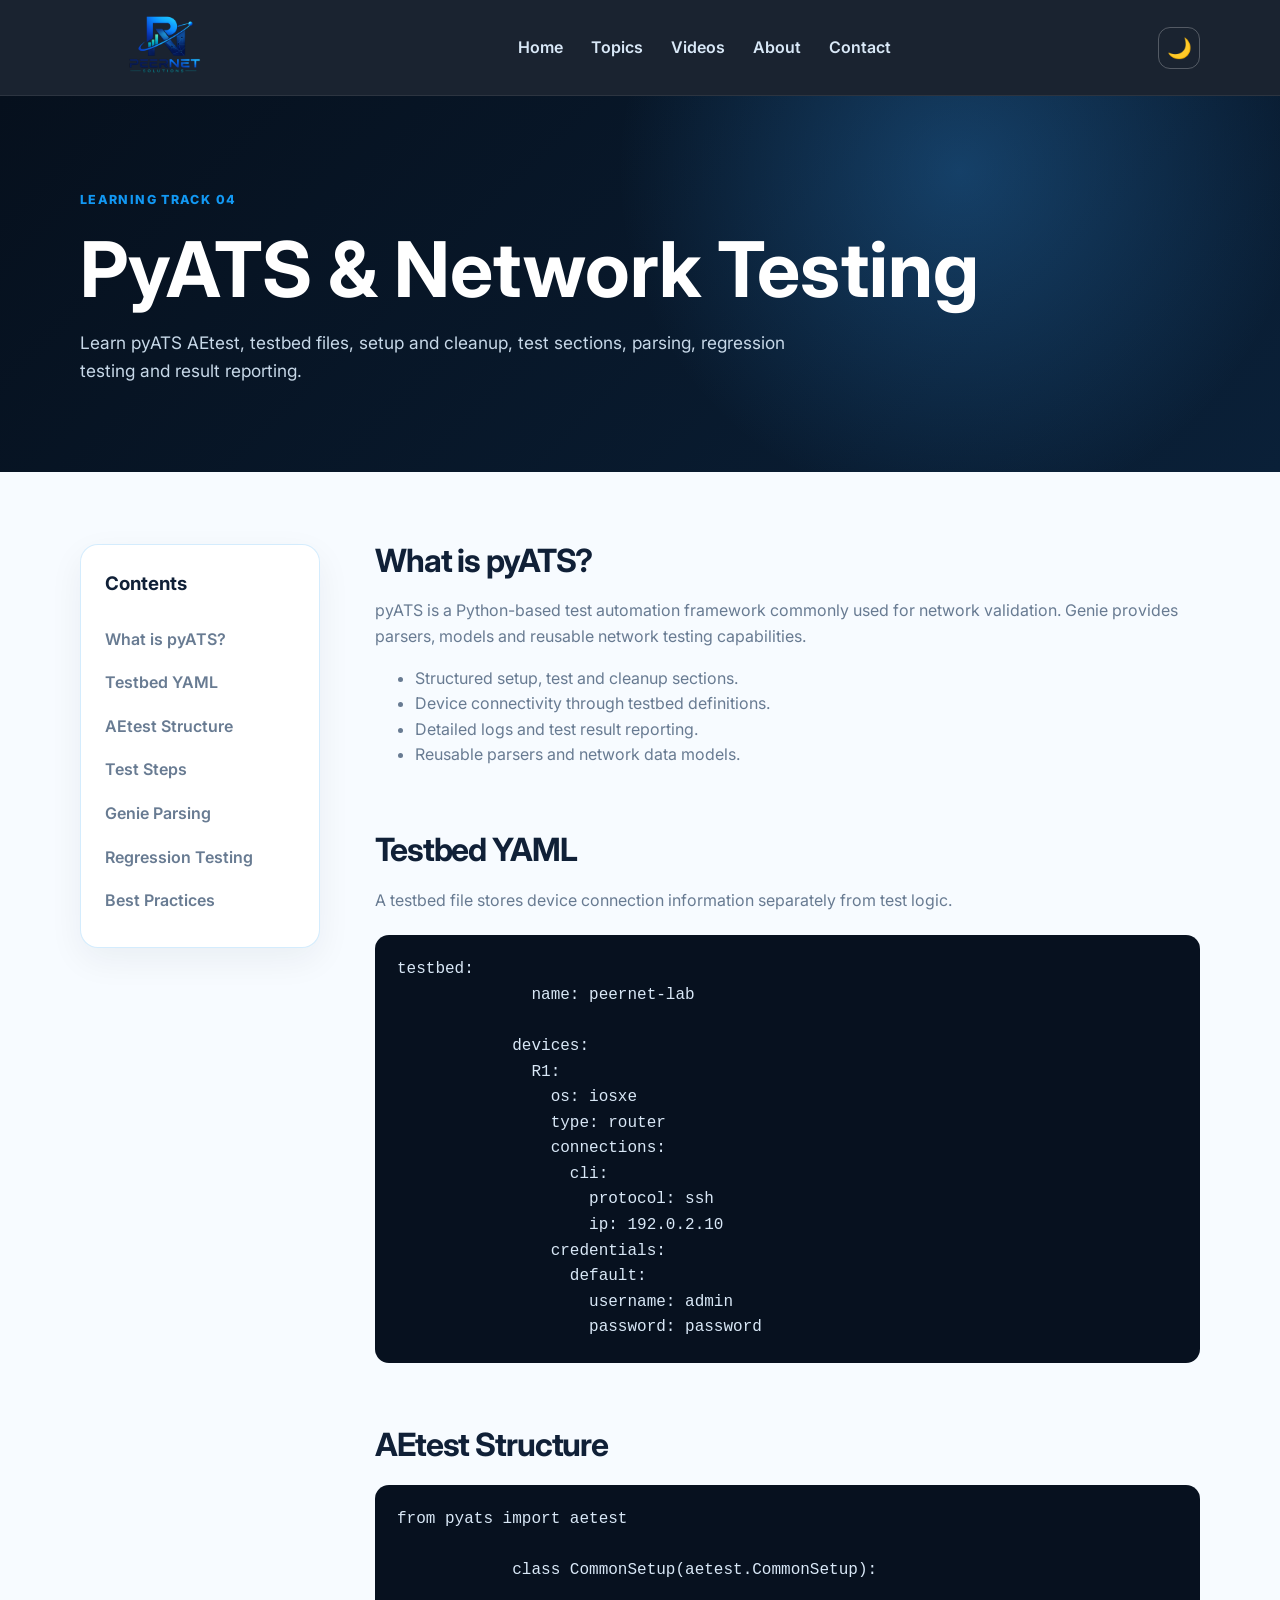
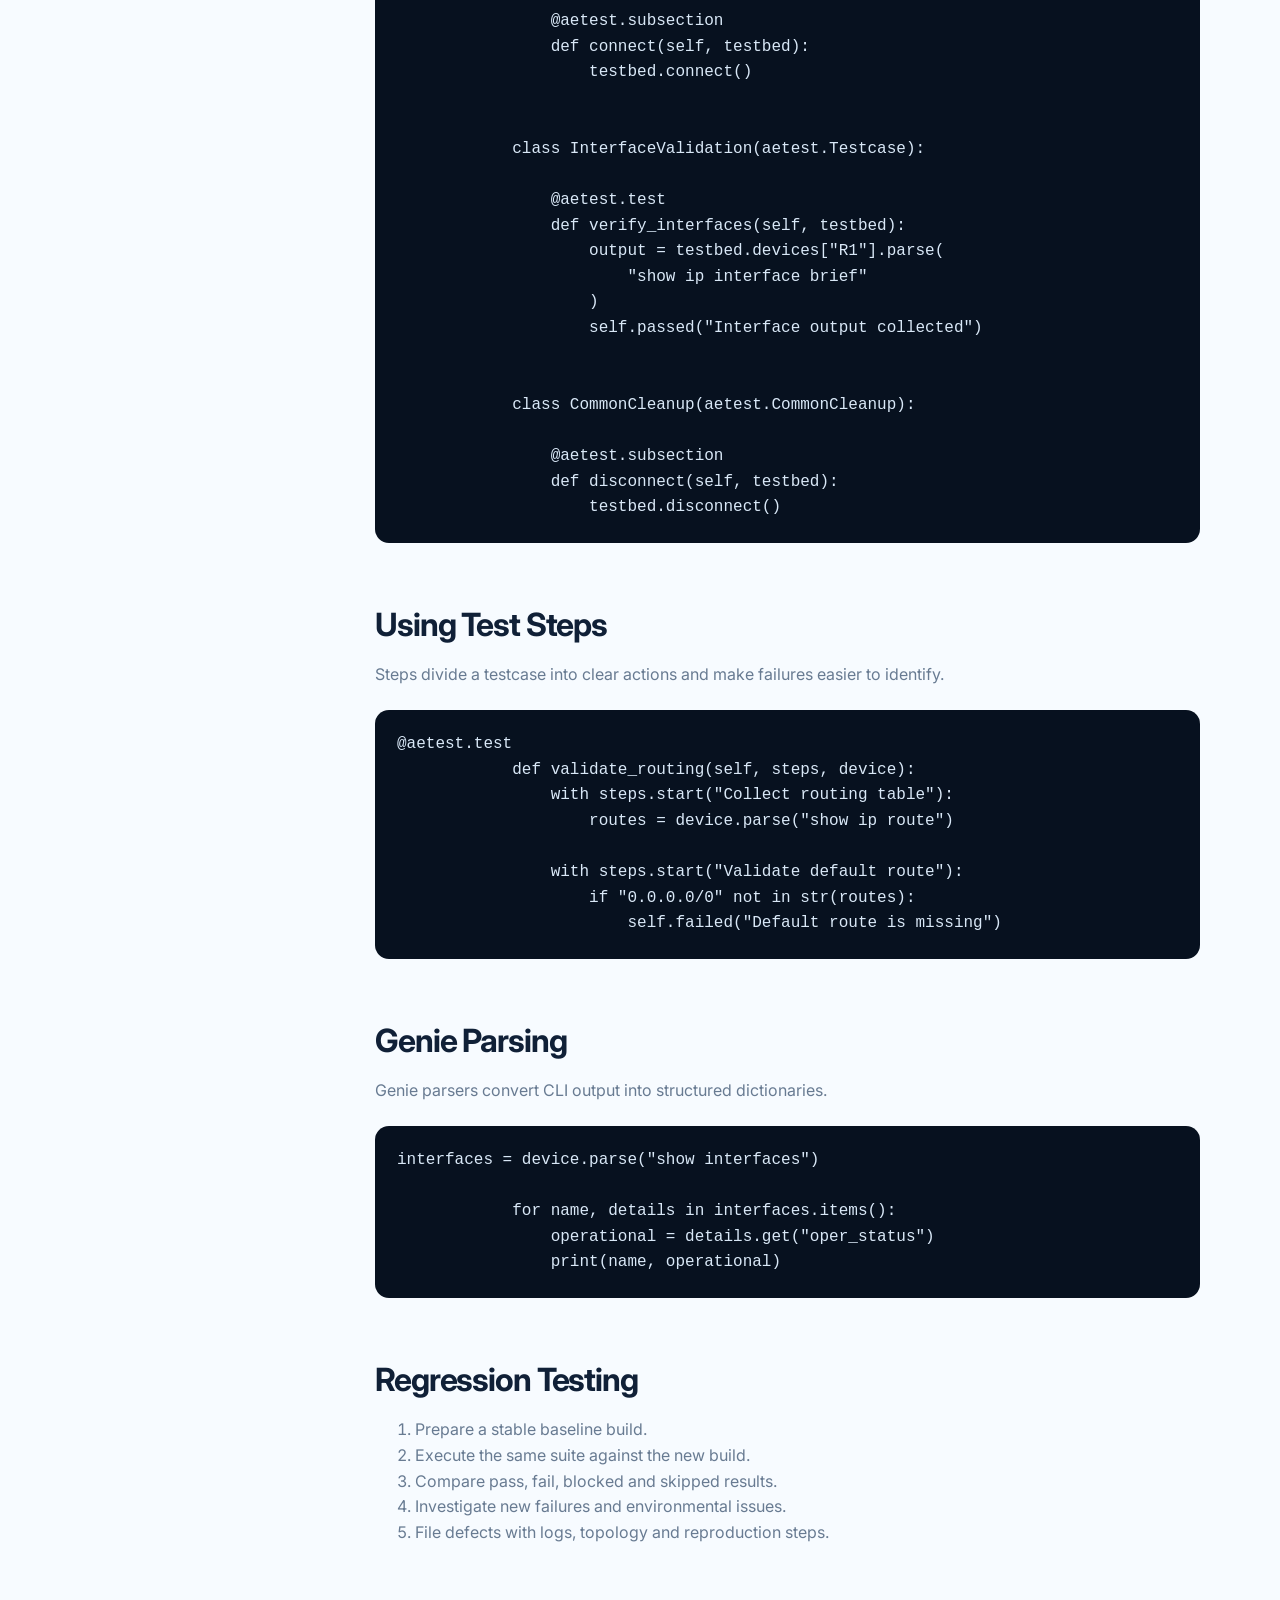
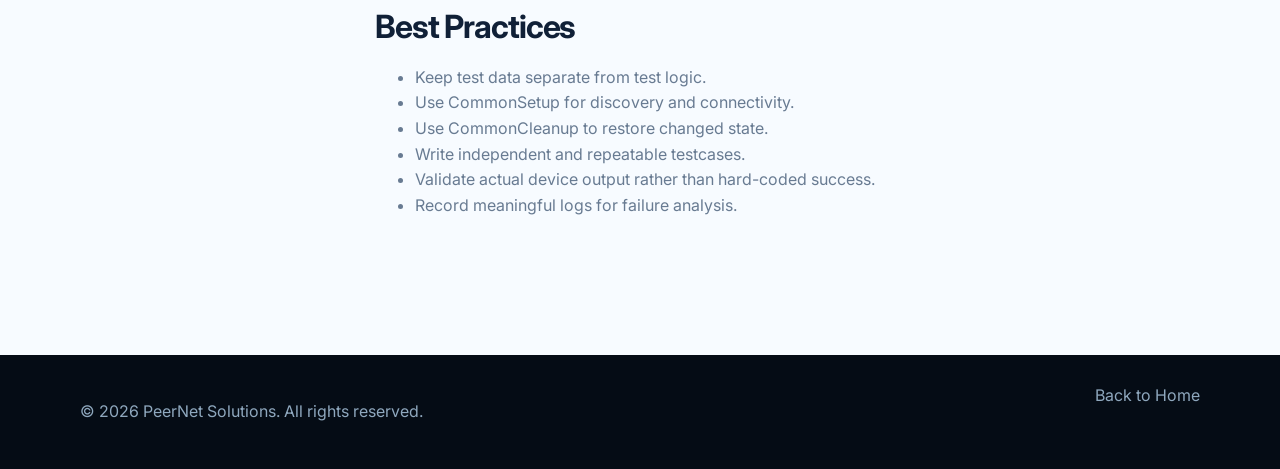
<file: topics/pyats-testing.html>
<!DOCTYPE html>
<html lang="en">
<head>
  <meta charset="UTF-8">
  <meta name="viewport" content="width=device-width, initial-scale=1.0">

  <meta name="description" content="PyATS & Network Testing learning content from PeerNet Solutions.">
  <title>PyATS & Network Testing | PeerNet Solutions</title>

  <link rel="preconnect" href="https://fonts.googleapis.com">
  <link rel="preconnect" href="https://fonts.gstatic.com" crossorigin>
  <link href="https://fonts.googleapis.com/css2?family=Inter:wght@400;500;600;700;800&display=swap" rel="stylesheet">

  <link rel="icon" type="image/png" href="../images/favicon.png">
  <link rel="stylesheet" href="../styles.css">
</head>

<body>
  <header class="site-header">
    <div class="container nav-wrap">

      <a class="brand" href="../index.html" aria-label="PeerNet Solutions home">
        <img
          src="../images/PeerNet Solutions.png"
          alt="PeerNet Solutions"
          class="brand-logo"
        >
      </a>

      <button
        class="menu-toggle"
        type="button"
        aria-label="Toggle navigation"
        aria-expanded="false"
      >
        ☰
      </button>

      <nav class="nav-links" aria-label="Primary navigation">
        <a href="../index.html">Home</a>
        <a href="../index.html#topics">Topics</a>
        <a href="../index.html#videos">Videos</a>
        <a href="../index.html#about">About</a>
        <a href="../index.html#contact">Contact</a>
      </nav>

      <button
        id="themeToggle"
        class="theme-toggle"
        type="button"
        aria-label="Toggle dark and light theme"
      >
        🌙
      </button>

    </div>
  </header>

  <main class="lesson-page">

    <section class="lesson-hero">
      <div class="container">
        <span class="eyebrow">Learning Track 04</span>
        <h1>PyATS & Network Testing</h1>
        <p>Learn pyATS AEtest, testbed files, setup and cleanup, test sections, parsing, regression testing and result reporting.</p>
      </div>
    </section>

    <section class="section">
      <div class="container lesson-layout">

        <aside class="lesson-menu">
          <h3>Contents</h3>
          <a href="#overview">What is pyATS?</a>
          <a href="#testbed">Testbed YAML</a>
          <a href="#aetest">AEtest Structure</a>
          <a href="#steps">Test Steps</a>
          <a href="#parsing">Genie Parsing</a>
          <a href="#regression">Regression Testing</a>
          <a href="#best-practices">Best Practices</a>
        </aside>

        <article class="lesson-content">
          <section id="overview">
            <h2>What is pyATS?</h2>
            <p>
            pyATS is a Python-based test automation framework commonly used for network
            validation. Genie provides parsers, models and reusable network testing
            capabilities.
            </p>
            <ul>
              <li>Structured setup, test and cleanup sections.</li>
              <li>Device connectivity through testbed definitions.</li>
              <li>Detailed logs and test result reporting.</li>
              <li>Reusable parsers and network data models.</li>
            </ul>
          </section>

          <section id="testbed">
            <h2>Testbed YAML</h2>
            <p>A testbed file stores device connection information separately from test logic.</p>
            <pre><code>testbed:
              name: peernet-lab

            devices:
              R1:
                os: iosxe
                type: router
                connections:
                  cli:
                    protocol: ssh
                    ip: 192.0.2.10
                credentials:
                  default:
                    username: admin
                    password: password</code></pre>
          </section>

          <section id="aetest">
            <h2>AEtest Structure</h2>
            <pre><code>from pyats import aetest

            class CommonSetup(aetest.CommonSetup):

                @aetest.subsection
                def connect(self, testbed):
                    testbed.connect()


            class InterfaceValidation(aetest.Testcase):

                @aetest.test
                def verify_interfaces(self, testbed):
                    output = testbed.devices["R1"].parse(
                        "show ip interface brief"
                    )
                    self.passed("Interface output collected")


            class CommonCleanup(aetest.CommonCleanup):

                @aetest.subsection
                def disconnect(self, testbed):
                    testbed.disconnect()</code></pre>
          </section>

          <section id="steps">
            <h2>Using Test Steps</h2>
            <p>Steps divide a testcase into clear actions and make failures easier to identify.</p>
            <pre><code>@aetest.test
            def validate_routing(self, steps, device):
                with steps.start("Collect routing table"):
                    routes = device.parse("show ip route")

                with steps.start("Validate default route"):
                    if "0.0.0.0/0" not in str(routes):
                        self.failed("Default route is missing")</code></pre>
          </section>

          <section id="parsing">
            <h2>Genie Parsing</h2>
            <p>Genie parsers convert CLI output into structured dictionaries.</p>
            <pre><code>interfaces = device.parse("show interfaces")

            for name, details in interfaces.items():
                operational = details.get("oper_status")
                print(name, operational)</code></pre>
          </section>

          <section id="regression">
            <h2>Regression Testing</h2>
            <ol>
              <li>Prepare a stable baseline build.</li>
              <li>Execute the same suite against the new build.</li>
              <li>Compare pass, fail, blocked and skipped results.</li>
              <li>Investigate new failures and environmental issues.</li>
              <li>File defects with logs, topology and reproduction steps.</li>
            </ol>
          </section>

          <section id="best-practices">
            <h2>Best Practices</h2>
            <ul>
              <li>Keep test data separate from test logic.</li>
              <li>Use CommonSetup for discovery and connectivity.</li>
              <li>Use CommonCleanup to restore changed state.</li>
              <li>Write independent and repeatable testcases.</li>
              <li>Validate actual device output rather than hard-coded success.</li>
              <li>Record meaningful logs for failure analysis.</li>
            </ul>
          </section>
        </article>

      </div>
    </section>

  </main>

  <footer>
    <div class="container footer-wrap">
      <p>© <span id="year"></span> PeerNet Solutions. All rights reserved.</p>
      <a href="../index.html">Back to Home</a>
    </div>
  </footer>

  <script src="../script.js"></script>
</body>
</html>
</file>
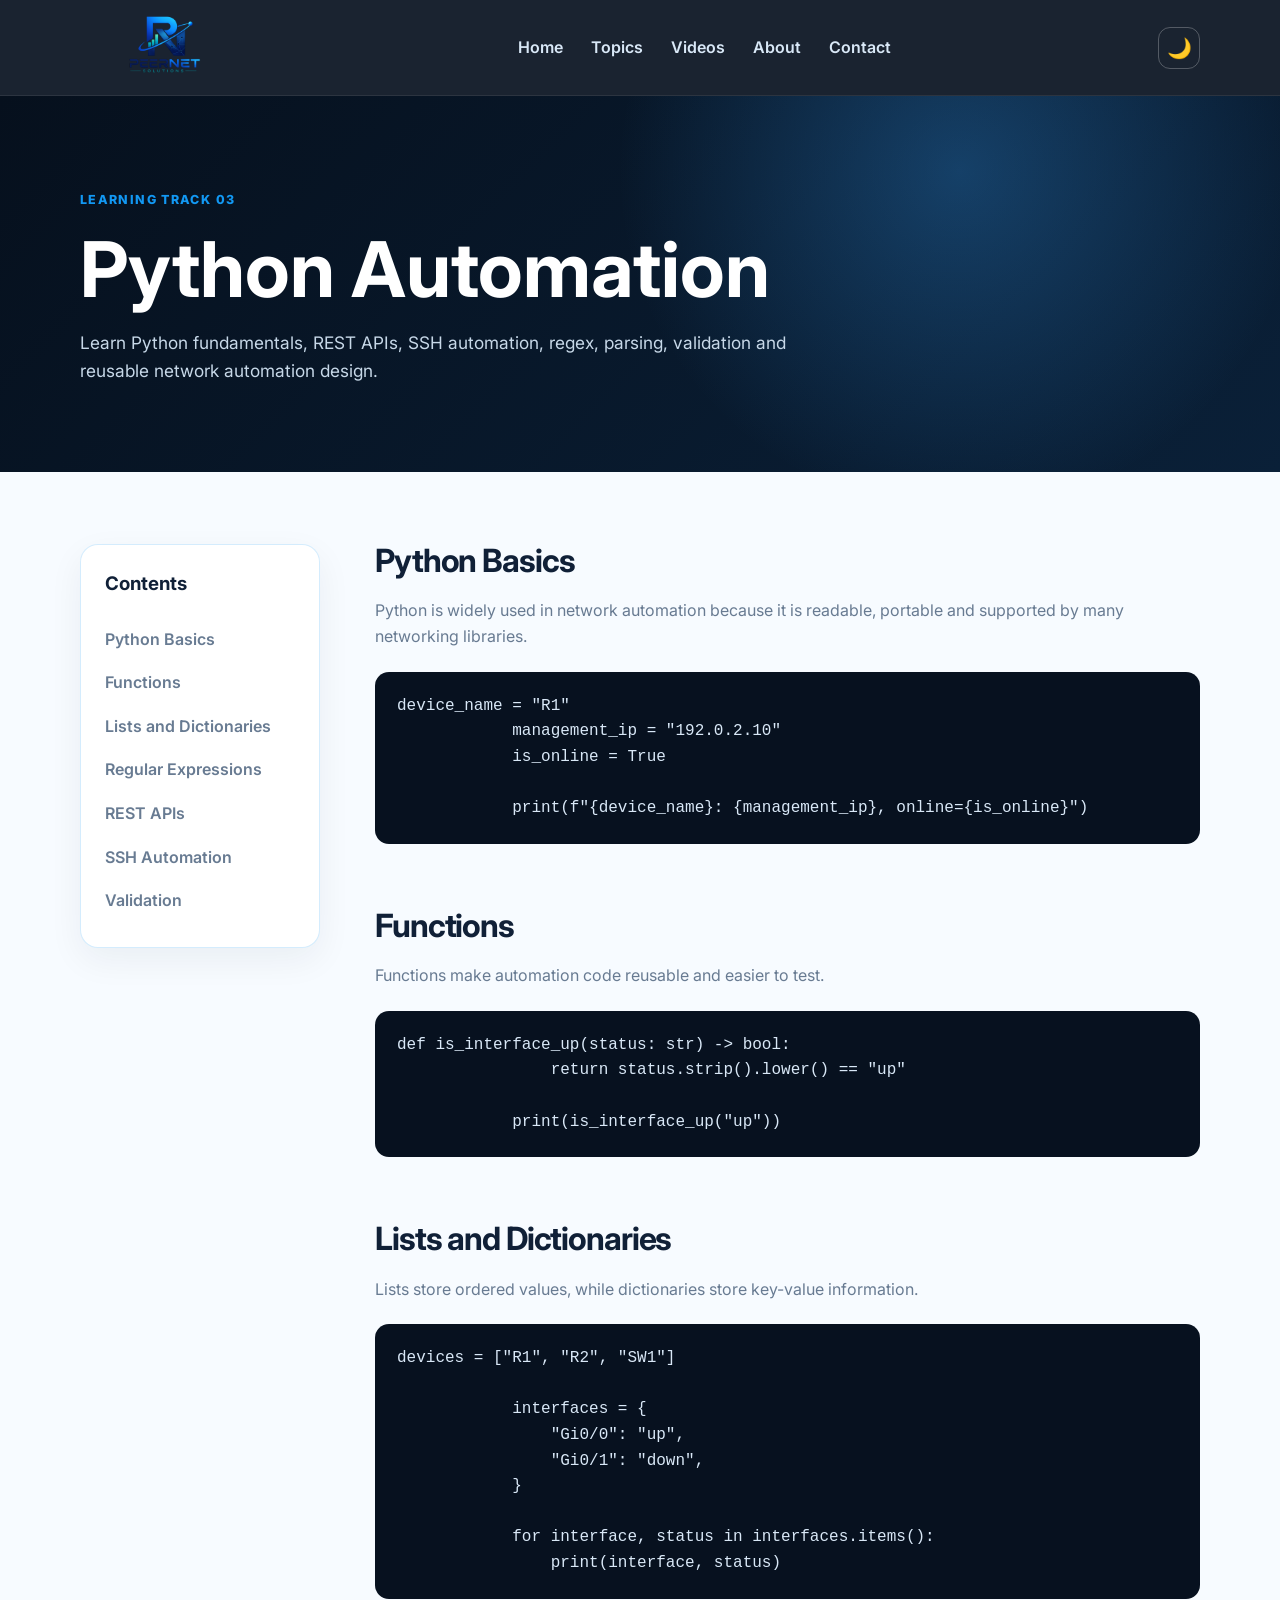
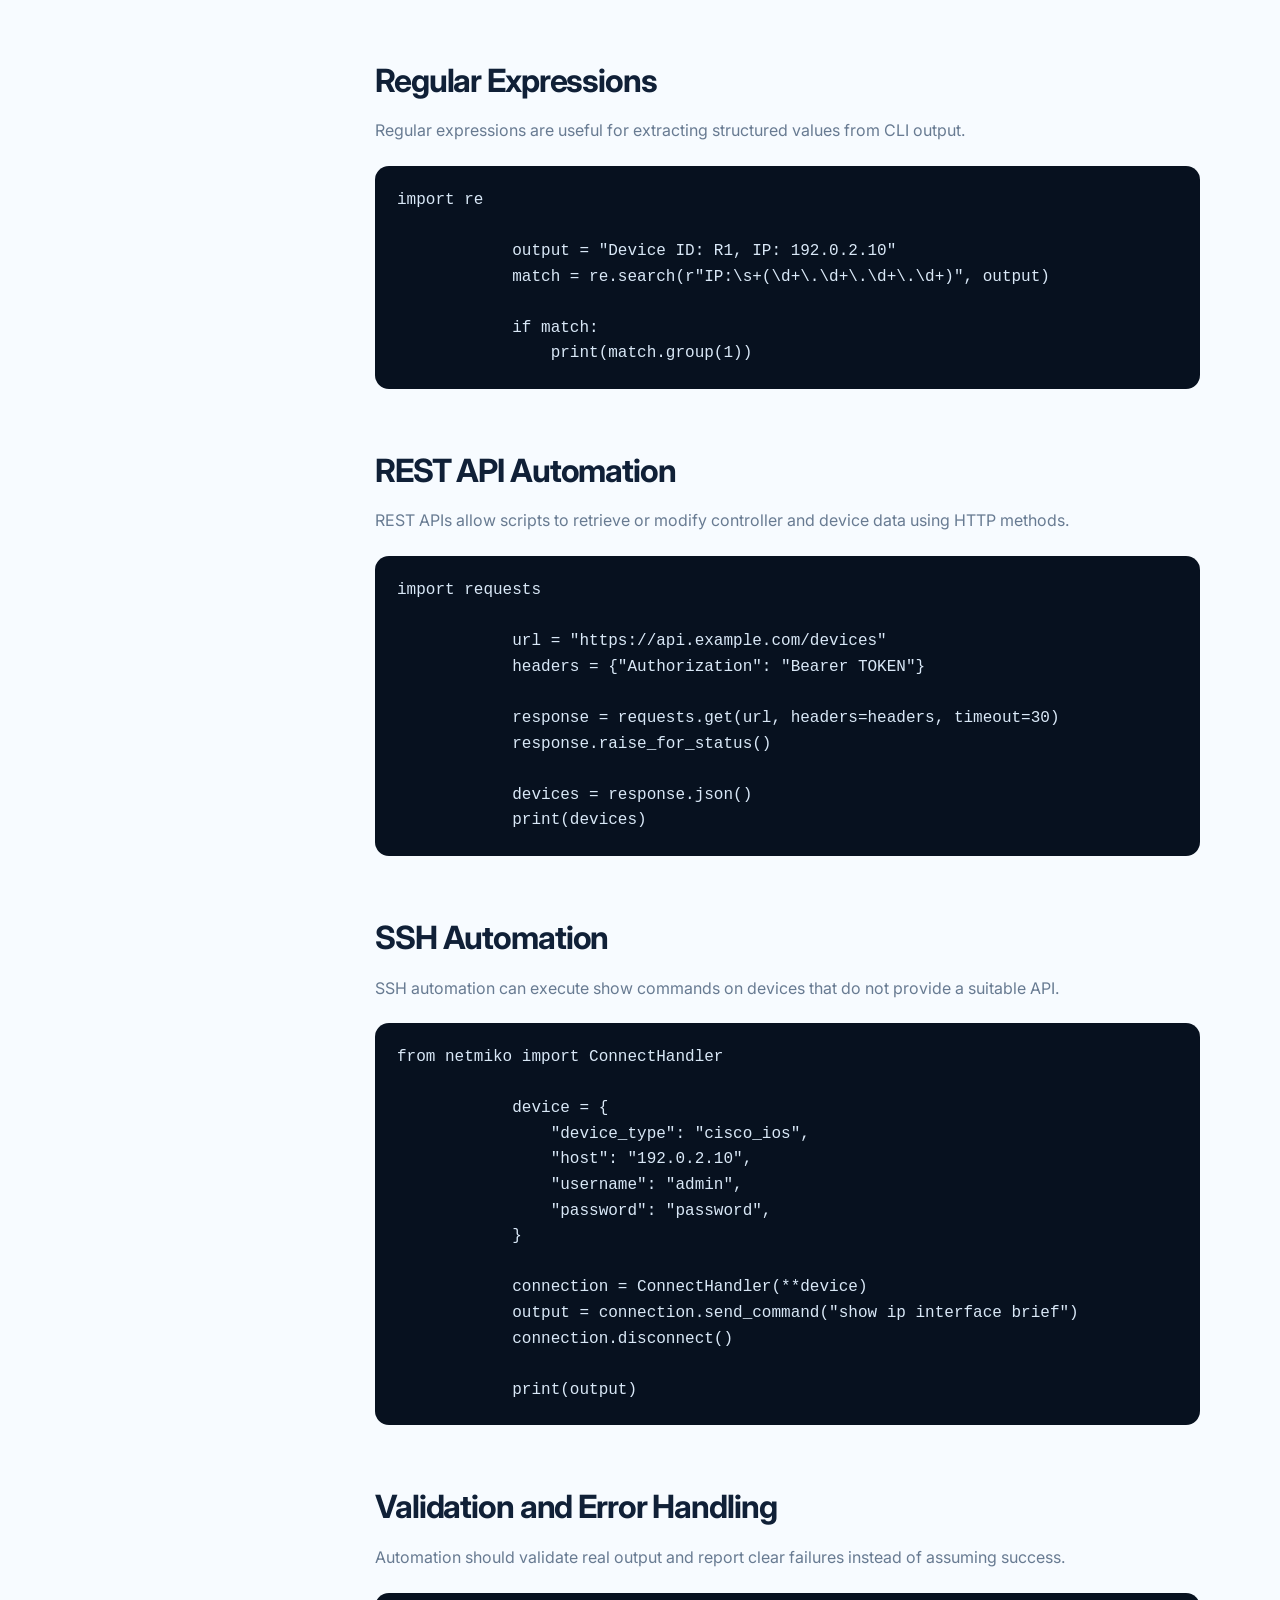
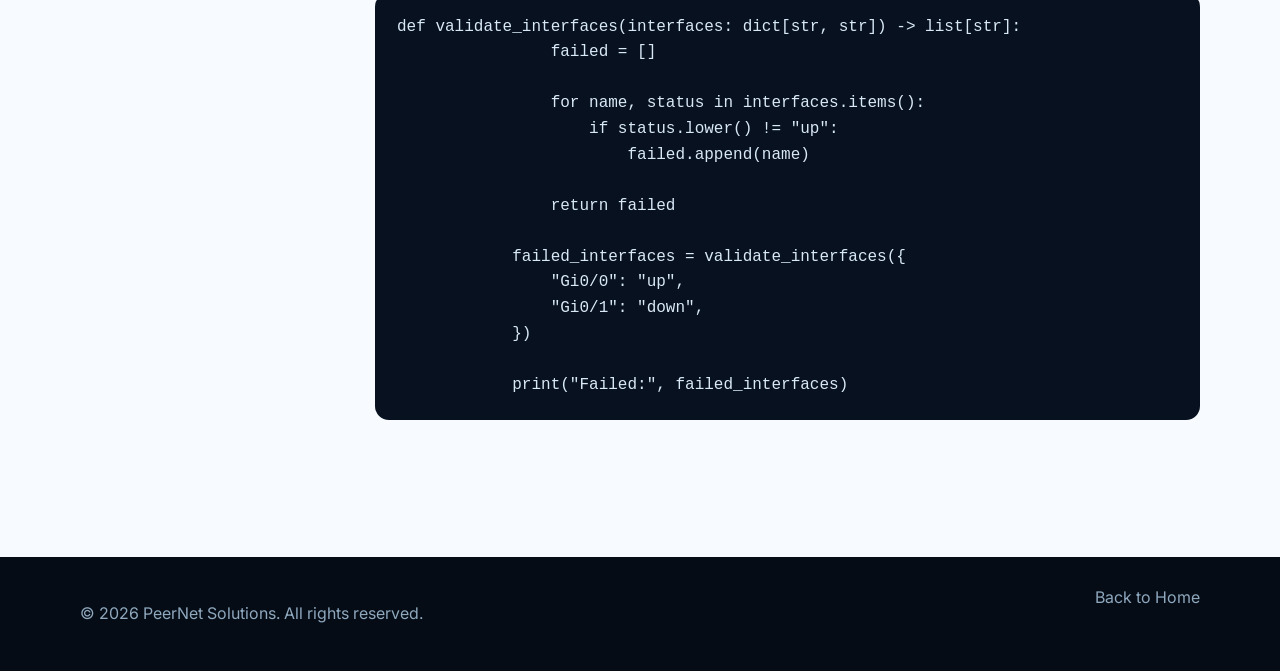
<file: topics/python-automation.html>
<!DOCTYPE html>
<html lang="en">
<head>
  <meta charset="UTF-8">
  <meta name="viewport" content="width=device-width, initial-scale=1.0">

  <meta name="description" content="Python Automation learning content from PeerNet Solutions.">
  <title>Python Automation | PeerNet Solutions</title>

  <link rel="preconnect" href="https://fonts.googleapis.com">
  <link rel="preconnect" href="https://fonts.gstatic.com" crossorigin>
  <link href="https://fonts.googleapis.com/css2?family=Inter:wght@400;500;600;700;800&display=swap" rel="stylesheet">

  <link rel="icon" type="image/png" href="../images/favicon.png">
  <link rel="stylesheet" href="../styles.css">
</head>

<body>
  <header class="site-header">
    <div class="container nav-wrap">

      <a class="brand" href="../index.html" aria-label="PeerNet Solutions home">
        <img
          src="../images/PeerNet Solutions.png"
          alt="PeerNet Solutions"
          class="brand-logo"
        >
      </a>

      <button
        class="menu-toggle"
        type="button"
        aria-label="Toggle navigation"
        aria-expanded="false"
      >
        ☰
      </button>

      <nav class="nav-links" aria-label="Primary navigation">
        <a href="../index.html">Home</a>
        <a href="../index.html#topics">Topics</a>
        <a href="../index.html#videos">Videos</a>
        <a href="../index.html#about">About</a>
        <a href="../index.html#contact">Contact</a>
      </nav>

      <button
        id="themeToggle"
        class="theme-toggle"
        type="button"
        aria-label="Toggle dark and light theme"
      >
        🌙
      </button>

    </div>
  </header>

  <main class="lesson-page">

    <section class="lesson-hero">
      <div class="container">
        <span class="eyebrow">Learning Track 03</span>
        <h1>Python Automation</h1>
        <p>Learn Python fundamentals, REST APIs, SSH automation, regex, parsing, validation and reusable network automation design.</p>
      </div>
    </section>

    <section class="section">
      <div class="container lesson-layout">

        <aside class="lesson-menu">
          <h3>Contents</h3>
          <a href="#basics">Python Basics</a>
          <a href="#functions">Functions</a>
          <a href="#collections">Lists and Dictionaries</a>
          <a href="#regex">Regular Expressions</a>
          <a href="#rest-api">REST APIs</a>
          <a href="#ssh">SSH Automation</a>
          <a href="#validation">Validation</a>
        </aside>

        <article class="lesson-content">
          <section id="basics">
            <h2>Python Basics</h2>
            <p>Python is widely used in network automation because it is readable, portable and supported by many networking libraries.</p>
            <pre><code>device_name = "R1"
            management_ip = "192.0.2.10"
            is_online = True

            print(f"{device_name}: {management_ip}, online={is_online}")</code></pre>
          </section>

          <section id="functions">
            <h2>Functions</h2>
            <p>Functions make automation code reusable and easier to test.</p>
            <pre><code>def is_interface_up(status: str) -> bool:
                return status.strip().lower() == "up"

            print(is_interface_up("up"))</code></pre>
          </section>

          <section id="collections">
            <h2>Lists and Dictionaries</h2>
            <p>Lists store ordered values, while dictionaries store key-value information.</p>
            <pre><code>devices = ["R1", "R2", "SW1"]

            interfaces = {
                "Gi0/0": "up",
                "Gi0/1": "down",
            }

            for interface, status in interfaces.items():
                print(interface, status)</code></pre>
          </section>

          <section id="regex">
            <h2>Regular Expressions</h2>
            <p>Regular expressions are useful for extracting structured values from CLI output.</p>
            <pre><code>import re

            output = "Device ID: R1, IP: 192.0.2.10"
            match = re.search(r"IP:\s+(\d+\.\d+\.\d+\.\d+)", output)

            if match:
                print(match.group(1))</code></pre>
          </section>

          <section id="rest-api">
            <h2>REST API Automation</h2>
            <p>REST APIs allow scripts to retrieve or modify controller and device data using HTTP methods.</p>
            <pre><code>import requests

            url = "https://api.example.com/devices"
            headers = {"Authorization": "Bearer TOKEN"}

            response = requests.get(url, headers=headers, timeout=30)
            response.raise_for_status()

            devices = response.json()
            print(devices)</code></pre>
          </section>

          <section id="ssh">
            <h2>SSH Automation</h2>
            <p>SSH automation can execute show commands on devices that do not provide a suitable API.</p>
            <pre><code>from netmiko import ConnectHandler

            device = {
                "device_type": "cisco_ios",
                "host": "192.0.2.10",
                "username": "admin",
                "password": "password",
            }

            connection = ConnectHandler(**device)
            output = connection.send_command("show ip interface brief")
            connection.disconnect()

            print(output)</code></pre>
          </section>

          <section id="validation">
            <h2>Validation and Error Handling</h2>
            <p>Automation should validate real output and report clear failures instead of assuming success.</p>
            <pre><code>def validate_interfaces(interfaces: dict[str, str]) -> list[str]:
                failed = []

                for name, status in interfaces.items():
                    if status.lower() != "up":
                        failed.append(name)

                return failed

            failed_interfaces = validate_interfaces({
                "Gi0/0": "up",
                "Gi0/1": "down",
            })

            print("Failed:", failed_interfaces)</code></pre>
          </section>
        </article>

      </div>
    </section>

  </main>

  <footer>
    <div class="container footer-wrap">
      <p>© <span id="year"></span> PeerNet Solutions. All rights reserved.</p>
      <a href="../index.html">Back to Home</a>
    </div>
  </footer>

  <script src="../script.js"></script>
</body>
</html>
</file>
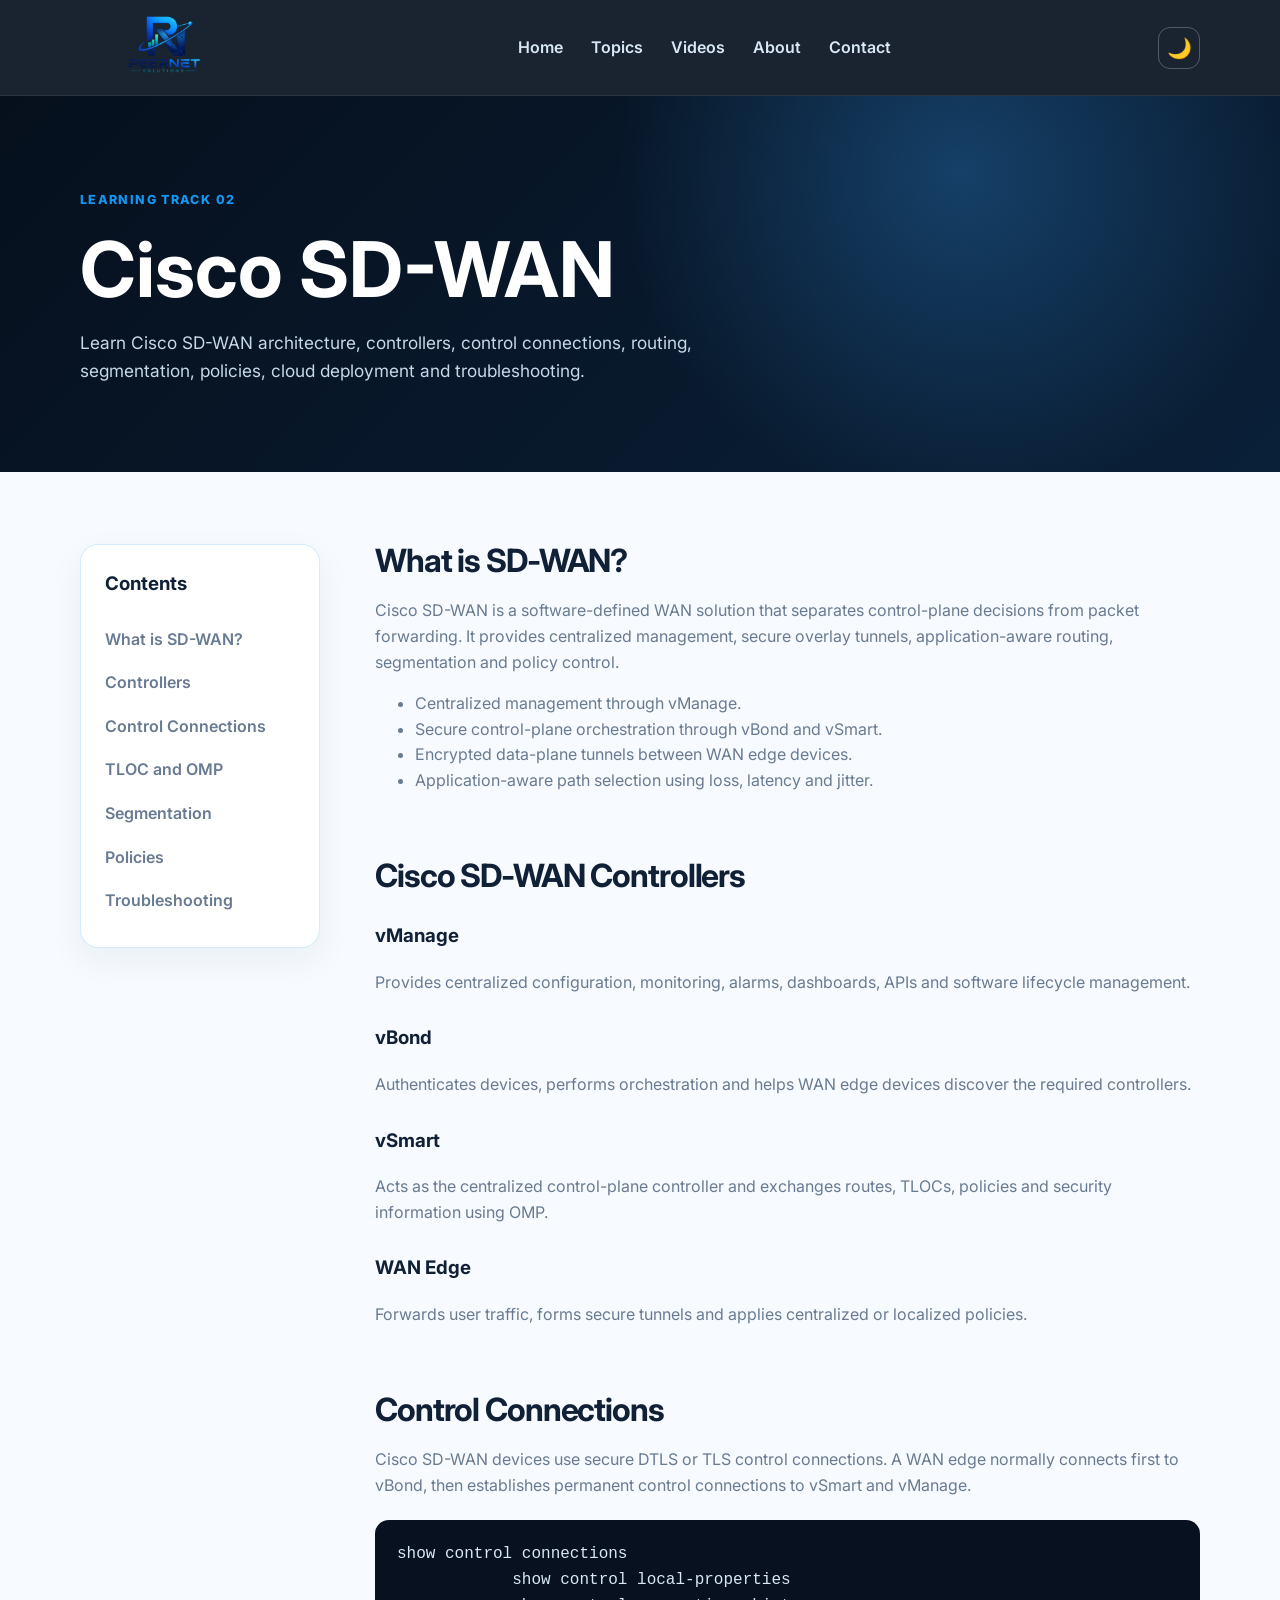
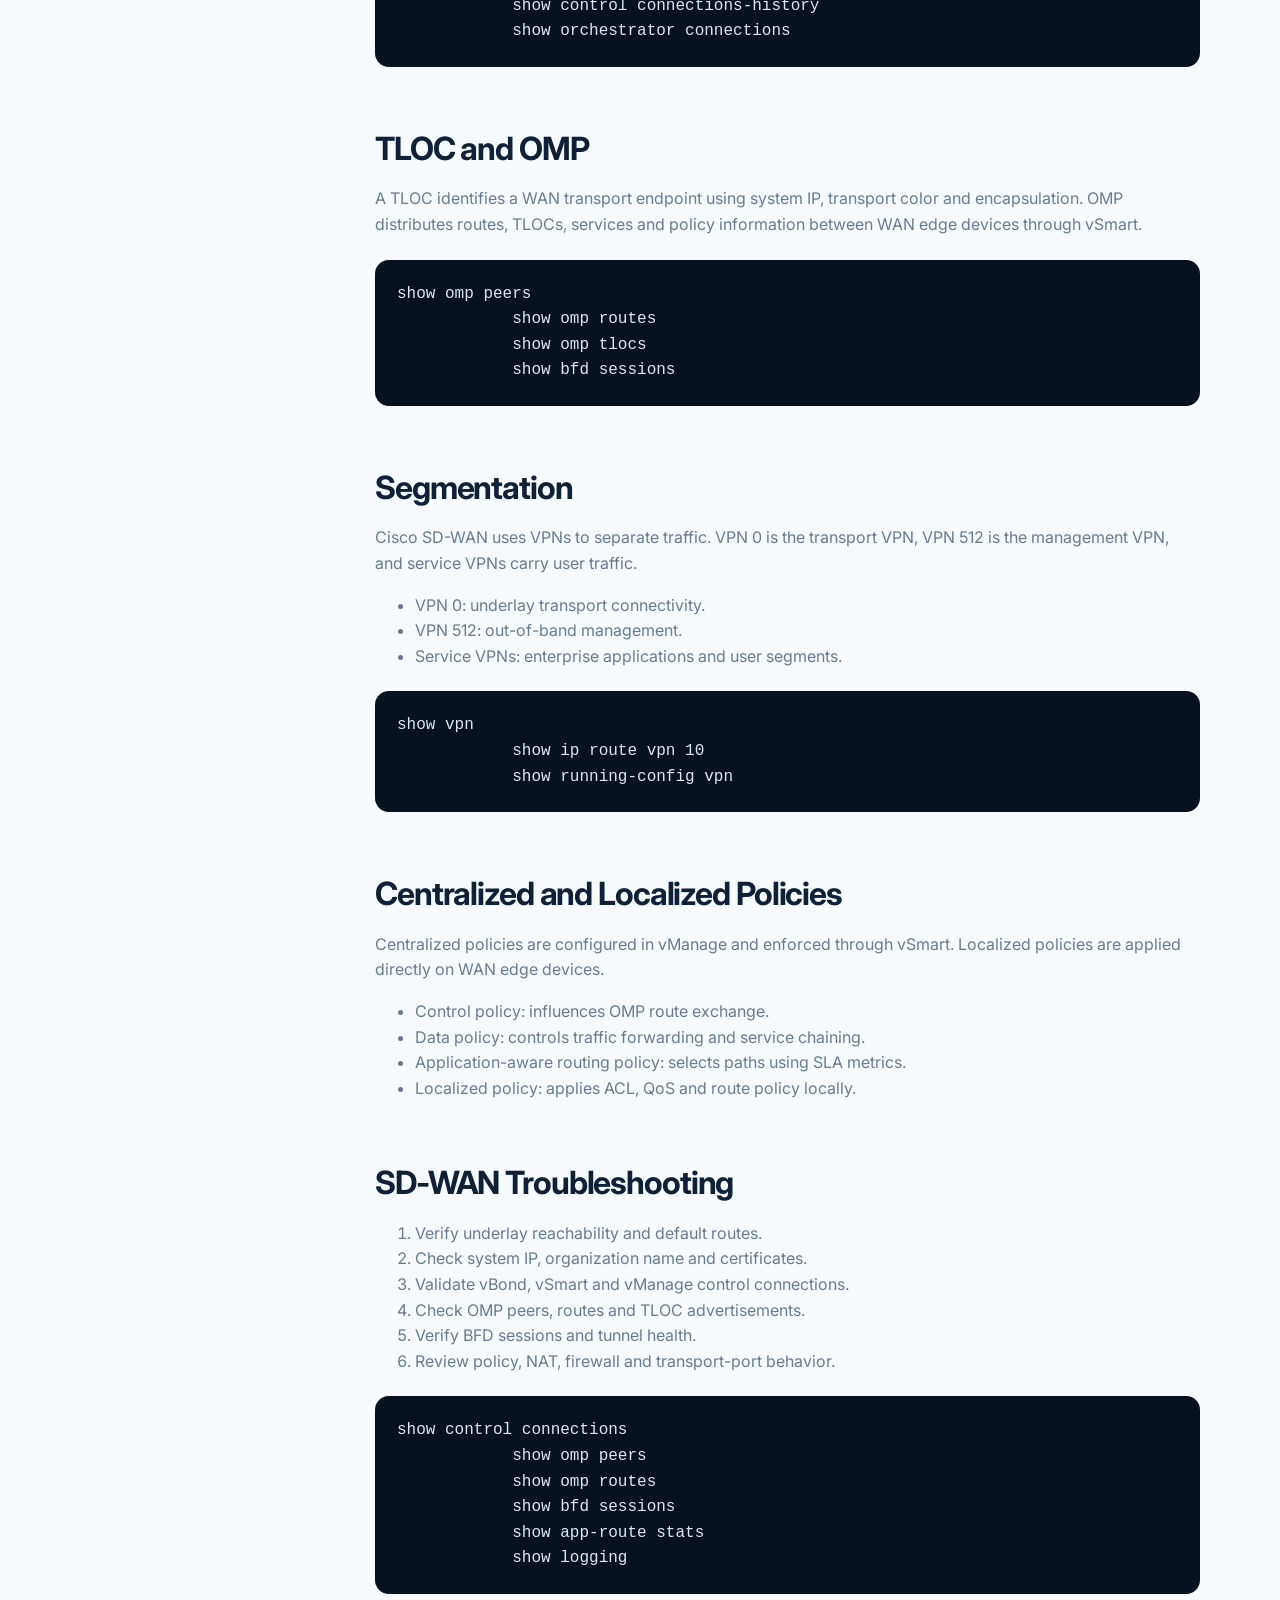
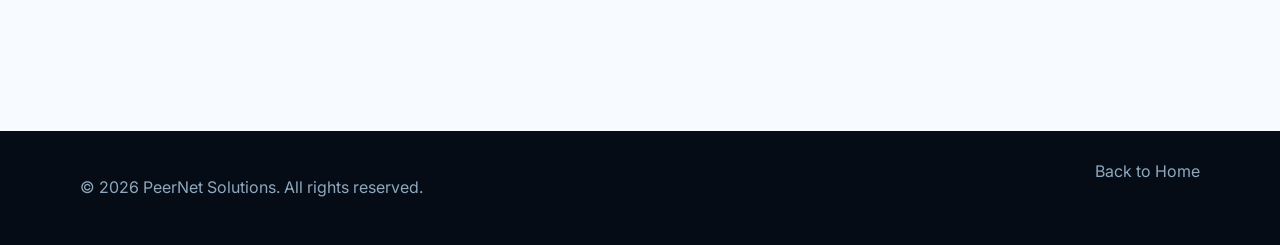
<file: topics/sdwan.html>
<!DOCTYPE html>
<html lang="en">
<head>
  <meta charset="UTF-8">
  <meta name="viewport" content="width=device-width, initial-scale=1.0">

  <meta name="description" content="Cisco SD-WAN learning content from PeerNet Solutions.">
  <title>Cisco SD-WAN | PeerNet Solutions</title>

  <link rel="preconnect" href="https://fonts.googleapis.com">
  <link rel="preconnect" href="https://fonts.gstatic.com" crossorigin>
  <link href="https://fonts.googleapis.com/css2?family=Inter:wght@400;500;600;700;800&display=swap" rel="stylesheet">

  <link rel="icon" type="image/png" href="../images/favicon.png">
  <link rel="stylesheet" href="../styles.css">
</head>

<body>
  <header class="site-header">
    <div class="container nav-wrap">

      <a class="brand" href="../index.html" aria-label="PeerNet Solutions home">
        <img
          src="../images/PeerNet Solutions.png"
          alt="PeerNet Solutions"
          class="brand-logo"
        >
      </a>

      <button
        class="menu-toggle"
        type="button"
        aria-label="Toggle navigation"
        aria-expanded="false"
      >
        ☰
      </button>

      <nav class="nav-links" aria-label="Primary navigation">
        <a href="../index.html">Home</a>
        <a href="../index.html#topics">Topics</a>
        <a href="../index.html#videos">Videos</a>
        <a href="../index.html#about">About</a>
        <a href="../index.html#contact">Contact</a>
      </nav>

      <button
        id="themeToggle"
        class="theme-toggle"
        type="button"
        aria-label="Toggle dark and light theme"
      >
        🌙
      </button>

    </div>
  </header>

  <main class="lesson-page">

    <section class="lesson-hero">
      <div class="container">
        <span class="eyebrow">Learning Track 02</span>
        <h1>Cisco SD-WAN</h1>
        <p>Learn Cisco SD-WAN architecture, controllers, control connections, routing, segmentation, policies, cloud deployment and troubleshooting.</p>
      </div>
    </section>

    <section class="section">
      <div class="container lesson-layout">

        <aside class="lesson-menu">
          <h3>Contents</h3>
          <a href="#overview">What is SD-WAN?</a>
          <a href="#controllers">Controllers</a>
          <a href="#control-connections">Control Connections</a>
          <a href="#tloc-omp">TLOC and OMP</a>
          <a href="#segmentation">Segmentation</a>
          <a href="#policies">Policies</a>
          <a href="#troubleshooting">Troubleshooting</a>
        </aside>

        <article class="lesson-content">
          <section id="overview">
            <h2>What is SD-WAN?</h2>
            <p>
            Cisco SD-WAN is a software-defined WAN solution that separates control-plane
            decisions from packet forwarding. It provides centralized management, secure
            overlay tunnels, application-aware routing, segmentation and policy control.
            </p>
            <ul>
              <li>Centralized management through vManage.</li>
              <li>Secure control-plane orchestration through vBond and vSmart.</li>
              <li>Encrypted data-plane tunnels between WAN edge devices.</li>
              <li>Application-aware path selection using loss, latency and jitter.</li>
            </ul>
          </section>

          <section id="controllers">
            <h2>Cisco SD-WAN Controllers</h2>
            <h3>vManage</h3>
            <p>Provides centralized configuration, monitoring, alarms, dashboards, APIs and software lifecycle management.</p>
            <h3>vBond</h3>
            <p>Authenticates devices, performs orchestration and helps WAN edge devices discover the required controllers.</p>
            <h3>vSmart</h3>
            <p>Acts as the centralized control-plane controller and exchanges routes, TLOCs, policies and security information using OMP.</p>
            <h3>WAN Edge</h3>
            <p>Forwards user traffic, forms secure tunnels and applies centralized or localized policies.</p>
          </section>

          <section id="control-connections">
            <h2>Control Connections</h2>
            <p>
            Cisco SD-WAN devices use secure DTLS or TLS control connections. A WAN edge
            normally connects first to vBond, then establishes permanent control
            connections to vSmart and vManage.
            </p>
            <pre><code>show control connections
            show control local-properties
            show control connections-history
            show orchestrator connections</code></pre>
          </section>

          <section id="tloc-omp">
            <h2>TLOC and OMP</h2>
            <p>
            A TLOC identifies a WAN transport endpoint using system IP, transport color and
            encapsulation. OMP distributes routes, TLOCs, services and policy information
            between WAN edge devices through vSmart.
            </p>
            <pre><code>show omp peers
            show omp routes
            show omp tlocs
            show bfd sessions</code></pre>
          </section>

          <section id="segmentation">
            <h2>Segmentation</h2>
            <p>
            Cisco SD-WAN uses VPNs to separate traffic. VPN 0 is the transport VPN, VPN 512
            is the management VPN, and service VPNs carry user traffic.
            </p>
            <ul>
              <li>VPN 0: underlay transport connectivity.</li>
              <li>VPN 512: out-of-band management.</li>
              <li>Service VPNs: enterprise applications and user segments.</li>
            </ul>
            <pre><code>show vpn
            show ip route vpn 10
            show running-config vpn</code></pre>
          </section>

          <section id="policies">
            <h2>Centralized and Localized Policies</h2>
            <p>
            Centralized policies are configured in vManage and enforced through vSmart.
            Localized policies are applied directly on WAN edge devices.
            </p>
            <ul>
              <li>Control policy: influences OMP route exchange.</li>
              <li>Data policy: controls traffic forwarding and service chaining.</li>
              <li>Application-aware routing policy: selects paths using SLA metrics.</li>
              <li>Localized policy: applies ACL, QoS and route policy locally.</li>
            </ul>
          </section>

          <section id="troubleshooting">
            <h2>SD-WAN Troubleshooting</h2>
            <ol>
              <li>Verify underlay reachability and default routes.</li>
              <li>Check system IP, organization name and certificates.</li>
              <li>Validate vBond, vSmart and vManage control connections.</li>
              <li>Check OMP peers, routes and TLOC advertisements.</li>
              <li>Verify BFD sessions and tunnel health.</li>
              <li>Review policy, NAT, firewall and transport-port behavior.</li>
            </ol>
            <pre><code>show control connections
            show omp peers
            show omp routes
            show bfd sessions
            show app-route stats
            show logging</code></pre>
          </section>
        </article>

      </div>
    </section>

  </main>

  <footer>
    <div class="container footer-wrap">
      <p>© <span id="year"></span> PeerNet Solutions. All rights reserved.</p>
      <a href="../index.html">Back to Home</a>
    </div>
  </footer>

  <script src="../script.js"></script>
</body>
</html>
</file>
<file: styles.css>
:root {
  --bg: #020b18;
  --bg-soft: #07182c;
  --card: #0d223b;
  --text: #102037;
  --muted: #687b92;
  --white: #ffffff;
  --primary: #1298f3;
  --primary-dark: #0756b8;
  --accent: #16c7b2;
  --border: rgba(18, 152, 243, 0.18);
  --shadow: 0 24px 60px rgba(0, 16, 40, 0.24);
}

* {
  box-sizing: border-box;
}

html {
  scroll-behavior: smooth;
}

body {
  margin: 0;
  font-family: Inter, system-ui, sans-serif;
  color: var(--text);
  background: #f7fbff;
  line-height: 1.6;
}

a {
  color: inherit;
  text-decoration: none;
}

section {
  scroll-margin-top: 110px;
}

.container {
  width: min(1120px, calc(100% - 40px));
  margin: 0 auto;
}

/* Header and navigation */

.site-header {
  position: sticky;
  top: 0;
  z-index: 1000;
  background: rgba(7, 17, 31, 0.92);
  backdrop-filter: blur(16px);
  border-bottom: 1px solid rgba(255, 255, 255, 0.08);
}

.nav-wrap {
  min-height: 95px;
  display: flex;
  align-items: center;
  justify-content: space-between;
  gap: 24px;
  position: relative;
}

.brand {
  display: flex;
  align-items: center;
  flex-shrink: 0;
}

.brand-logo {
  display: block;
  width: 170px;
  max-height: 90px;
  height: auto;
  object-fit: contain;
  animation: logoGlow 3s ease-in-out infinite;
  transition: transform 0.3s ease;
}

.brand-logo:hover {
  transform: scale(1.03);
}

@keyframes logoGlow {
  0%,
  100% {
    filter: drop-shadow(0 0 0 rgba(0, 168, 255, 0));
  }

  50% {
    filter: drop-shadow(0 0 14px rgba(0, 168, 255, 0.85));
  }
}

.nav-links {
  display: flex;
  align-items: center;
  gap: 28px;
  color: #d9e8f7;
  font-weight: 600;
}

.nav-links a {
  transition: color 0.2s ease;
}

.nav-links a:hover {
  color: var(--white);
}

.menu-toggle {
  display: none;
  background: none;
  border: 0;
  color: white;
  font-size: 30px;
  cursor: pointer;
  padding: 6px;
  line-height: 1;
}

.theme-toggle {
  flex-shrink: 0;
  width: 42px;
  height: 42px;
  margin-left: 0;
  background: transparent;
  border: 1px solid rgba(255, 255, 255, 0.25);
  color: white;
  border-radius: 12px;
  cursor: pointer;
  font-size: 20px;
}

/* Hero */

.hero {
    color: white;
    background:
        radial-gradient(circle at 75% 20%, rgba(54,163,255,.28), transparent 34%),
        linear-gradient(135deg, #06101d, #0a2038);
    padding: 50px 0 90px;
    overflow: hidden;
}

.hero-grid {
  display: grid;
  grid-template-columns: 1.1fr 0.9fr;
  align-items: center;
  gap: 70px;
}

.eyebrow {
  display: inline-block;
  color: var(--primary);
  font-weight: 800;
  letter-spacing: 0.11em;
  text-transform: uppercase;
  font-size: 0.78rem;
}

.hero h1,
.section h2 {
  margin: 16px 0 20px;
  line-height: 1.08;
}

.hero h1 {
  font-size: clamp(3rem, 7vw, 5.8rem);
  letter-spacing: -0.055em;
}

.hero h1 span {
  color: var(--primary);
}

.hero p {
  max-width: 670px;
  color: #c7d8e8;
  font-size: 1.08rem;
}

.hero-actions,
.contact-actions {
  display: flex;
  flex-wrap: wrap;
  gap: 14px;
  margin-top: 30px;
}

.btn {
  display: inline-flex;
  align-items: center;
  justify-content: center;
  padding: 14px 22px;
  border-radius: 12px;
  font-weight: 800;
  transition: transform 0.2s ease;
}

.btn:hover {
  transform: translateY(-2px);
}

.btn-primary {
  color: #04111e;
  background: linear-gradient(135deg, var(--primary), var(--accent));
}

.btn-secondary {
  color: inherit;
  border: 1px solid rgba(255, 255, 255, 0.22);
  background: rgba(255, 255, 255, 0.05);
}

.hero-stats {
  display: flex;
  gap: 34px;
  margin-top: 44px;
}

.hero-stats div {
  display: flex;
  flex-direction: column;
}

.hero-stats strong {
  font-size: 1.12rem;
}

.hero-stats span {
  color: #8fa8be;
  font-size: 0.82rem;
}

/* Network illustration */

.network-card {
  position: relative;
  min-height: 430px;
  border: 1px solid rgba(255, 255, 255, 0.12);
  border-radius: 28px;
  background: linear-gradient(
    145deg,
    rgba(255, 255, 255, 0.08),
    rgba(255, 255, 255, 0.02)
  );
  box-shadow: var(--shadow);
}

.node {
  position: absolute;
  z-index: 3;
  width: 72px;
  height: 72px;
  display: grid;
  place-items: center;
  border-radius: 18px;
  background: #0c243d;
  border: 1px solid rgba(94, 234, 212, 0.45);
  box-shadow: 0 0 32px rgba(54, 163, 255, 0.22);
  font-weight: 800;
}

.core {
  left: 50%;
  top: 46%;
  transform: translate(-50%, -50%);
  background: linear-gradient(135deg, var(--primary), var(--accent));
  color: #04111e;
}

.left-top {
  left: 12%;
  top: 14%;
}

.right-top {
  right: 12%;
  top: 14%;
}

.left-bottom {
  left: 12%;
  bottom: 12%;
}

.right-bottom {
  right: 12%;
  bottom: 12%;
}

.line {
  position: absolute;
  z-index: 1;
  height: 2px;
  background: linear-gradient(90deg, transparent, var(--primary), transparent);
  transform-origin: left center;
}

.l1 {
  width: 190px;
  left: 22%;
  top: 28%;
  transform: rotate(29deg);
}

.l2 {
  width: 190px;
  left: 51%;
  top: 28%;
  transform: rotate(151deg);
}

.l3 {
  width: 190px;
  left: 22%;
  top: 70%;
  transform: rotate(-29deg);
}

.l4 {
  width: 190px;
  left: 51%;
  top: 70%;
  transform: rotate(209deg);
}

.l5 {
  width: 270px;
  left: 18%;
  top: 50%;
  transform: rotate(90deg);
}

.pulse {
  position: absolute;
  width: 11px;
  height: 11px;
  border-radius: 50%;
  background: var(--accent);
  box-shadow: 0 0 18px var(--accent);
  animation: topologyPulse 2.4s infinite ease-in-out;
}

.p1 {
  left: 26%;
  top: 31%;
}

.p2 {
  right: 26%;
  bottom: 31%;
  animation-delay: 1.2s;
}

@keyframes topologyPulse {
  0%,
  100% {
    transform: scale(0.8);
    opacity: 0.4;
  }

  50% {
    transform: scale(1.45);
    opacity: 1;
  }
}

/* General sections */

.section {
  width: 100%;
  height: auto;
  min-height: auto;
  margin: 0;
  padding: 72px 0;
  overflow: visible;
}

.section-heading {
  max-width: 700px;
  margin-bottom: 42px;
}

.section h2 {
  font-size: clamp(2rem, 4vw, 3.4rem);
  letter-spacing: -0.035em;
}

.section-heading p,
.about-copy p {
  color: var(--muted);
}

.cards-grid {
  display: grid;
  grid-template-columns: repeat(3, 1fr);
  gap: 20px;
}

.topic-card {
  display: block;
  padding: 28px;
  background: white;
  border: 1px solid var(--border);
  border-radius: 20px;
  box-shadow: 0 12px 35px rgba(8, 29, 51, 0.06);
  transition: transform 0.2s ease, box-shadow 0.2s ease;
}

.topic-card:hover {
  transform: translateY(-5px);
  box-shadow: 0 18px 45px rgba(8, 29, 51, 0.12);
}

.topic-card span {
  color: var(--primary-dark);
  font-weight: 800;
}

.topic-card h3 {
  margin: 18px 0 10px;
}

.topic-card p {
  margin: 0;
  color: var(--muted);
}

.topic-card strong {
  display: inline-block;
  margin-top: 20px;
  color: var(--primary-dark);
}

/* Video section */

.section-dark {
  background: var(--bg);
  color: white;
}

.section-heading.light p {
  color: #91a6bb;
}

.video-grid {
  display: grid;
  grid-template-columns: repeat(3, 1fr);
  gap: 22px;
}

.video-card {
  overflow: hidden;
  border: 1px solid rgba(255, 255, 255, 0.1);
  border-radius: 20px;
  background: var(--bg-soft);
}

.video-thumb {
  min-height: 190px;
  display: flex;
  align-items: center;
  justify-content: center;
  gap: 18px;
  background: linear-gradient(135deg, #123e66, #0d2138);
  font-size: 2.2rem;
}

.play {
  display: grid;
  place-items: center;
  width: 52px;
  height: 52px;
  border-radius: 50%;
  background: var(--primary);
  color: #04111e;
  font-size: 1rem;
}

.video-body {
  padding: 24px;
}

.video-body span {
  color: var(--accent);
  font-size: 0.78rem;
  font-weight: 800;
  text-transform: uppercase;
  letter-spacing: 0.08em;
}

.video-body p {
  color: #9cb0c4;
}

.center {
  margin-top: 34px;
  text-align: center;
}

/* About and contact */

.about-grid {
  display: grid;
  grid-template-columns: 0.85fr 1.15fr;
  gap: 80px;
  align-items: start;
}

.contact-section {
  padding-top: 20px;
}

.contact-card {
  padding: 48px;
  display: flex;
  align-items: center;
  justify-content: space-between;
  gap: 30px;
  border-radius: 26px;
  color: white;
  background: linear-gradient(135deg, #0a2038, #123d63);
  box-shadow: var(--shadow);
}

.contact-card h2 {
  margin-bottom: 10px;
}

.contact-card p {
  color: #c3d4e4;
}

.contact-card .btn-secondary {
  color: white;
}

/* Footer */

footer {
  padding: 28px 0;
  background: #050c15;
  color: #8fa8be;
}

.footer-wrap {
  display: flex;
  justify-content: space-between;
  gap: 20px;
}

/* Theme */

body.light-theme {
  background: #f7fbff;
  color: #102037;
}

body.dark-theme {
  background: #020b18;
  color: #e7f2ff;
}

body.dark-theme .section {
  background: #020b18;
}

body.dark-theme .topic-card {
  background: #0d223b;
  color: #ffffff;
  border-color: rgba(18, 152, 243, 0.2);
}

body.dark-theme .topic-card p,
body.dark-theme .section-heading p,
body.dark-theme .about-copy p,
body.dark-theme .lesson-content p,
body.dark-theme .lesson-content li {
  color: #9fb4c9;
}

body.dark-theme .lesson-menu {
  background: #0d223b;
  color: #ffffff;
}

/* Topic pages */

.lesson-hero {
  padding: 90px 0 70px;
  color: white;
  background:
    radial-gradient(
      circle at 75% 20%,
      rgba(54, 163, 255, 0.28),
      transparent 34%
    ),
    linear-gradient(135deg, #06101d, #0a2038);
}

.lesson-hero h1 {
  margin: 16px 0;
  font-size: clamp(2.6rem, 6vw, 5rem);
  line-height: 1.1;
}

.lesson-hero p {
  max-width: 720px;
  color: #c7d8e8;
  font-size: 1.08rem;
}

.lesson-layout {
  display: grid;
  grid-template-columns: 240px minmax(0, 1fr);
  gap: 55px;
  align-items: start;
}

.lesson-menu {
  position: sticky;
  top: 115px;
  padding: 24px;
  background: white;
  border: 1px solid var(--border);
  border-radius: 18px;
  box-shadow: 0 12px 35px rgba(8, 29, 51, 0.06);
}

.lesson-menu h3 {
  margin-top: 0;
}

.lesson-menu a {
  display: block;
  padding: 9px 0;
  color: var(--muted);
  font-weight: 600;
}

.lesson-menu a:hover {
  color: var(--primary-dark);
}

.lesson-content section {
  margin-bottom: 65px;
  scroll-margin-top: 120px;
}

.lesson-content h2 {
  margin-top: 0;
  font-size: 2rem;
}

.lesson-content h3 {
  margin-top: 28px;
}

.lesson-content p,
.lesson-content li {
  color: var(--muted);
}

.lesson-content pre {
  overflow-x: auto;
  margin-top: 22px;
  padding: 22px;
  color: #d9e8f7;
  background: #07111f;
  border-radius: 14px;
}

.lesson-content code {
  font-family: Consolas, Monaco, monospace;
}

/* Tablet and mobile navigation */

@media (max-width: 900px) {
  .nav-wrap {
    min-height: 82px;
    gap: 12px;
  }

  .menu-toggle {
    display: block;
    order: 1;
  }

  .brand {
    order: 2;
    margin-left: 4px;
  }

  .brand-logo {
    width: 135px;
    max-height: 70px;
  }

  .theme-toggle {
    order: 3;
    margin-left: auto;
  }

  .nav-links {
    display: none;
    position: absolute;
    top: 82px;
    left: 0;
    right: 0;
    z-index: 1100;
    padding: 18px 20px;
    background: #07111f;
    border-top: 1px solid rgba(255, 255, 255, 0.08);
    flex-direction: column;
    align-items: flex-start;
    gap: 10px;
  }

  .nav-links.open {
    display: flex;
  }

  .nav-links a {
    width: 100%;
    padding: 10px 0;
  }

  .hero-grid,
  .about-grid {
    grid-template-columns: 1fr;
  }

  .cards-grid,
  .video-grid {
    grid-template-columns: 1fr 1fr;
  }

  .hero-visual {
    max-width: 620px;
  }

  .contact-card {
    align-items: flex-start;
    flex-direction: column;
  }

  .lesson-layout {
    grid-template-columns: 1fr;
  }

  .lesson-menu {
    position: static;
  }
}

@media (max-width: 620px) {
  .container {
    width: min(100% - 26px, 1120px);
  }

  .site-header {
    position: sticky;
  }

  .nav-wrap {
    min-height: 76px;
  }

  .brand-logo {
    width: 118px;
    max-height: 62px;
  }

  .menu-toggle {
    font-size: 28px;
  }

  .theme-toggle {
    width: 38px;
    height: 38px;
    font-size: 18px;
  }

  .nav-links {
    top: 76px;
  }

  .hero {
    padding: 1px 0 60px;
  }

  .hero h1 {
    font-size: clamp(2.5rem, 12vw, 4rem);
  }

  .hero-stats {
    flex-direction: column;
    gap: 12px;
  }

  .cards-grid,
  .video-grid {
    grid-template-columns: 1fr;
  }

  .network-card {
    min-height: 340px;
  }

  .line {
    display: none;
  }

  .contact-card {
    padding: 30px;
  }

  .footer-wrap {
    flex-direction: column;
  }

  .lesson-content pre {
    padding: 16px;
    font-size: 0.86rem;
  }
}
</file>
